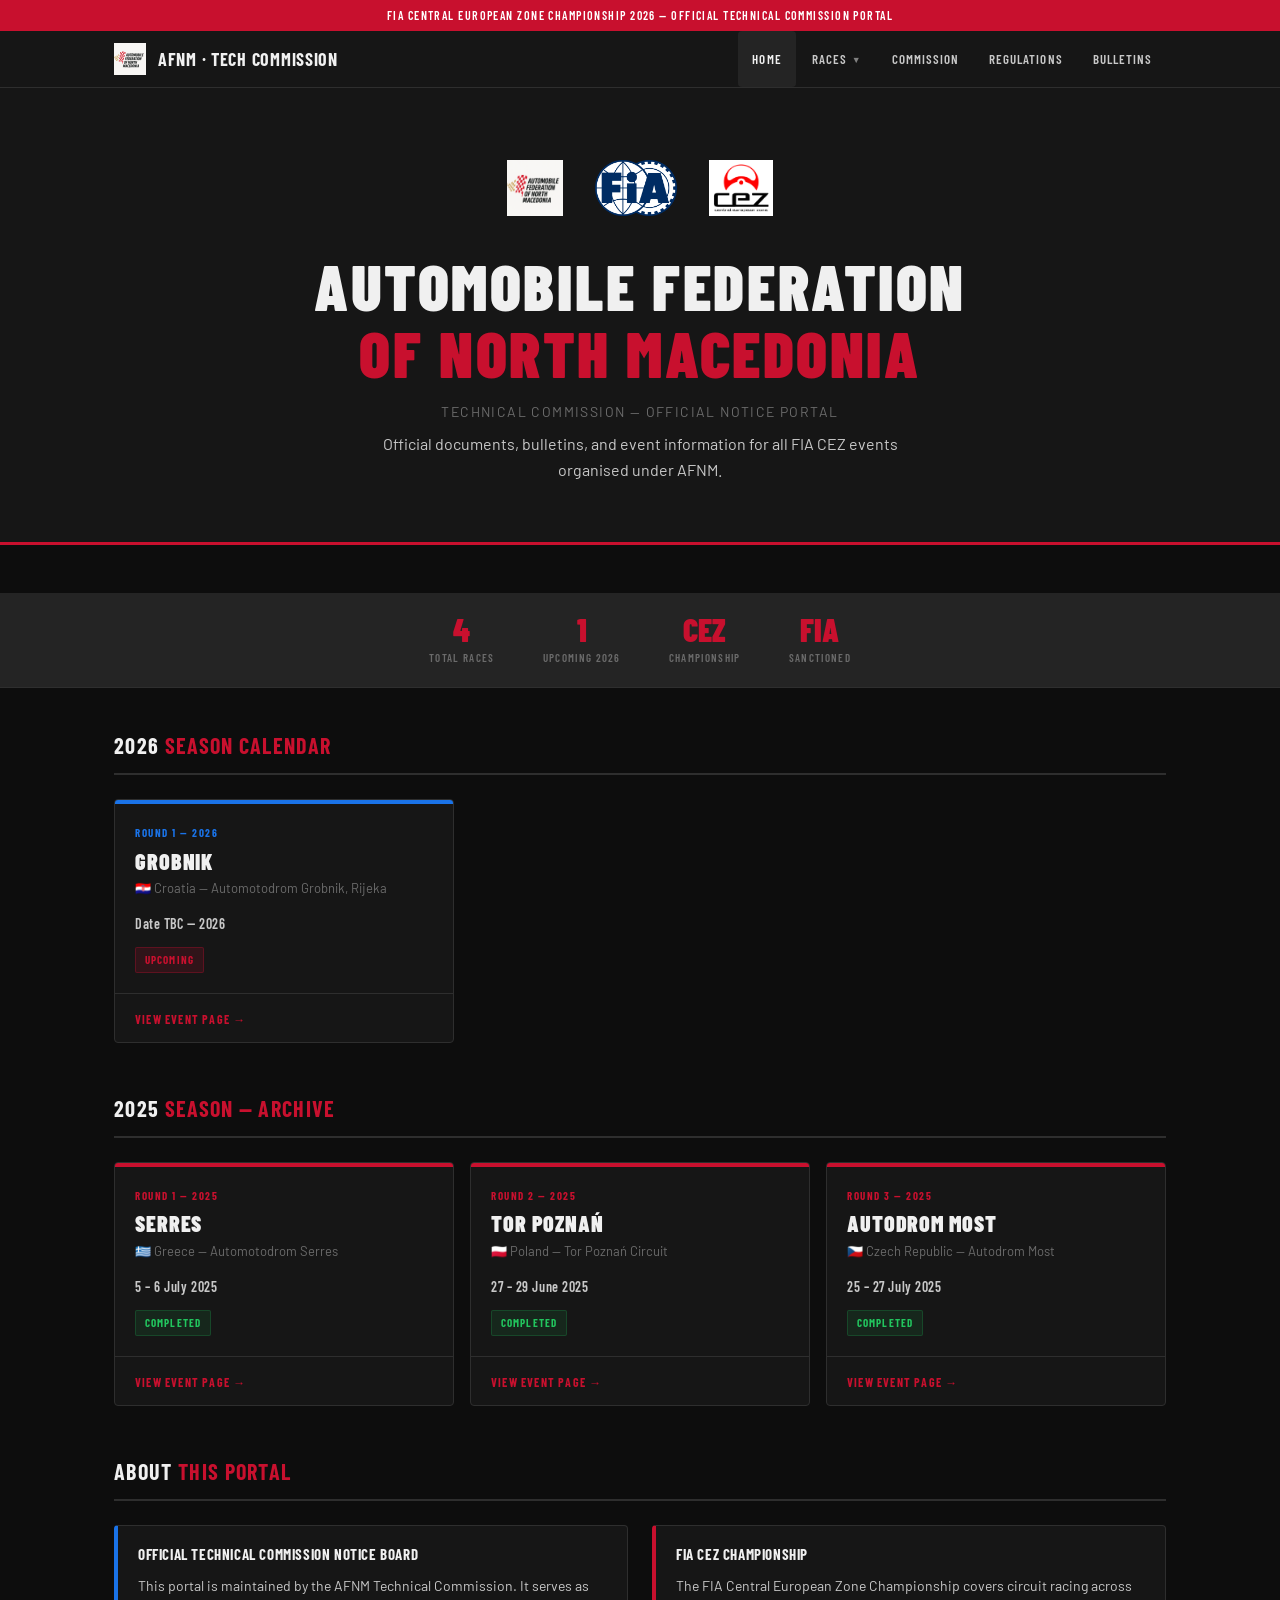
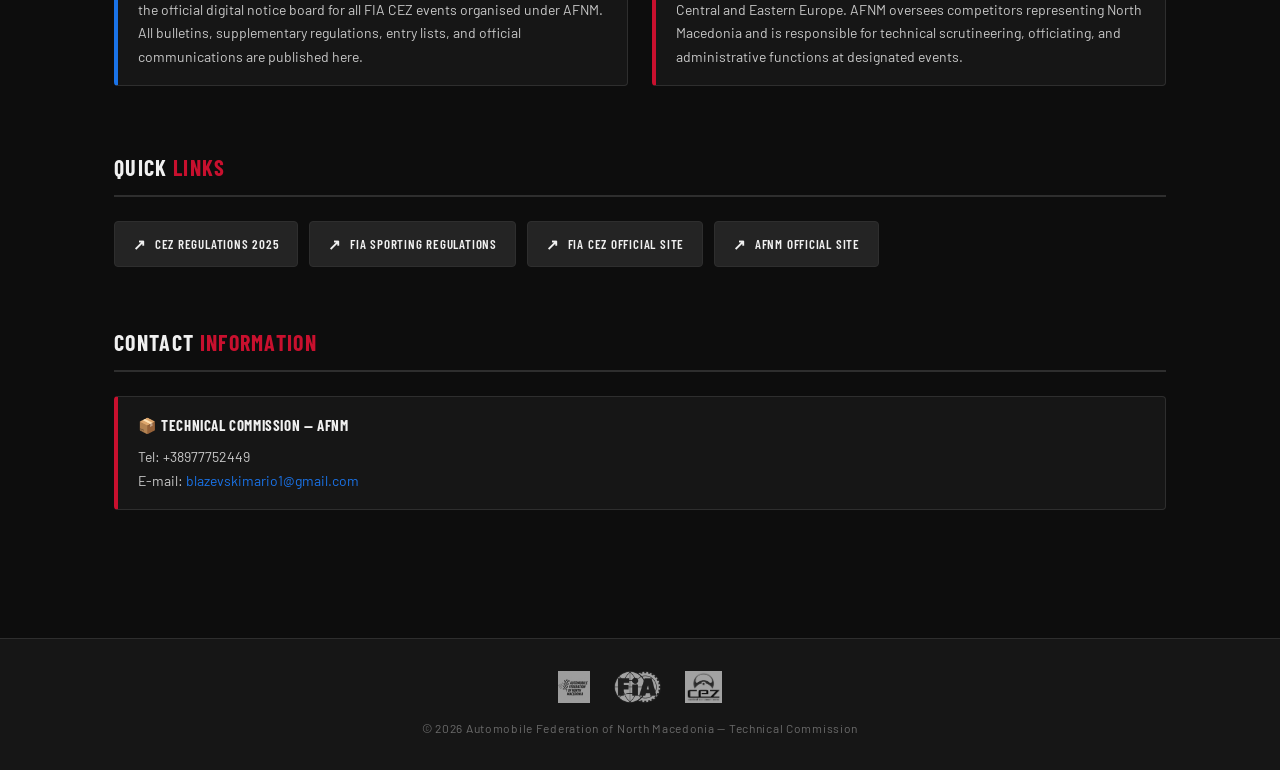
<file: index.html>
<!DOCTYPE html>
<html lang="en">
<head>
  <meta charset="UTF-8" />
  <meta name="viewport" content="width=device-width, initial-scale=1.0" />
  <title>AFNM Technical Commission — FIA CEZ</title>
  <link rel="stylesheet" href="style.css" />
</head>
<body>

<div class="topbar">
  FIA Central European Zone Championship 2026 — Official Technical Commission Portal
</div>

<nav class="site-nav">
  <div class="nav-inner">
    <a class="nav-brand" href="index.html">
      <img src="ea48b0a3-b8c0-467f-838e-23affb25fd13.png" alt="AFNM" />
      AFNM · Tech Commission
    </a>
    <div class="nav-links">
      <a href="index.html" class="active">Home</a>

      <div class="nav-dropdown">
        <button class="nav-dropbtn">Races <span class="arrow">▼</span></button>
        <div class="nav-dropdown-content">
          <div class="drop-label">2026 Season</div>
          <a href="grobnik.html">🇭🇷 Grobnik, Croatia</a>
          <div class="drop-divider"></div>
          <div class="drop-label">2025 Season</div>
          <a href="serres.html">🇬🇷 Serres, Greece</a>
          <a href="torpoznan.html">🇵🇱 Tor Poznań, Poland</a>
          <a href="most.html">🇨🇿 Autodrom Most, Czech Republic</a>
        </div>
      </div>

      <a href="commission.html">Commission</a>
      <a href="regulations.html">Regulations</a>
      <a href="bulletins.html">Bulletins</a>
    </div>
  </div>
</nav>

<!-- Hero -->
<section class="hero">
  <div class="logos">
    <img src="ea48b0a3-b8c0-467f-838e-23affb25fd13.png" alt="AFNM Logo" />
    <img src="fia_wordmakr.png" alt="FIA Logo" />
    <img src="Central_European_Zone_logo.jpg" alt="CEZ Logo" />
  </div>
  <h1>Automobile Federation<br/><span>of North Macedonia</span></h1>
  <p class="subtitle">Technical Commission &mdash; Official Notice Portal</p>
  <p class="tagline">Official documents, bulletins, and event information for all FIA CEZ events organised under AFNM.</p>
</section>

<!-- Stats bar -->
<div class="stats-bar">
  <div class="stats-inner">
    <div class="stat"><div class="num">4</div><div class="label">Total Races</div></div>
    <div class="stat"><div class="num">1</div><div class="label">Upcoming 2026</div></div>
    <div class="stat"><div class="num">CEZ</div><div class="label">Championship</div></div>
    <div class="stat"><div class="num">FIA</div><div class="label">Sanctioned</div></div>
  </div>
</div>

<!-- Main -->
<main class="page-main">

  <section>
    <h2 class="section-title">2026 <span class="accent">Season Calendar</span></h2>
    <div class="races-grid">

      <div class="race-card">
        <div class="card-band blue"></div>
        <div class="card-body">
          <div class="card-round blue">Round 1 — 2026</div>
          <h3>Grobnik</h3>
          <div class="card-country">🇭🇷 Croatia — Automotodrom Grobnik, Rijeka</div>
          <div class="card-date">Date TBC — 2026</div>
          <span class="card-status upcoming">Upcoming</span>
        </div>
        <div class="card-footer"><a href="grobnik.html">View Event Page →</a></div>
      </div>

    </div>
  </section>

  <section>
    <h2 class="section-title">2025 <span class="accent">Season — Archive</span></h2>
    <div class="races-grid">

      <div class="race-card">
        <div class="card-band"></div>
        <div class="card-body">
          <div class="card-round">Round 1 — 2025</div>
          <h3>Serres</h3>
          <div class="card-country">🇬🇷 Greece — Automotodrom Serres</div>
          <div class="card-date">5 – 6 July 2025</div>
          <span class="card-status completed">Completed</span>
        </div>
        <div class="card-footer"><a href="serres.html">View Event Page →</a></div>
      </div>

      <div class="race-card">
        <div class="card-band"></div>
        <div class="card-body">
          <div class="card-round">Round 2 — 2025</div>
          <h3>Tor Poznań</h3>
          <div class="card-country">🇵🇱 Poland — Tor Poznań Circuit</div>
          <div class="card-date">27 – 29 June 2025</div>
          <span class="card-status completed">Completed</span>
        </div>
        <div class="card-footer"><a href="torpoznan.html">View Event Page →</a></div>
      </div>

      <div class="race-card">
        <div class="card-band"></div>
        <div class="card-body">
          <div class="card-round">Round 3 — 2025</div>
          <h3>Autodrom Most</h3>
          <div class="card-country">🇨🇿 Czech Republic — Autodrom Most</div>
          <div class="card-date">25 – 27 July 2025</div>
          <span class="card-status completed">Completed</span>
        </div>
        <div class="card-footer"><a href="most.html">View Event Page →</a></div>
      </div>

    </div>
  </section>

  <section>
    <h2 class="section-title">About <span class="accent">This Portal</span></h2>
    <div class="two-col">
      <div class="notice blue">
        <strong>Official Technical Commission Notice Board</strong>
        <p>This portal is maintained by the AFNM Technical Commission. It serves as the official digital notice board for all FIA CEZ events organised under AFNM. All bulletins, supplementary regulations, entry lists, and official communications are published here.</p>
      </div>
      <div class="notice">
        <strong>FIA CEZ Championship</strong>
        <p>The FIA Central European Zone Championship covers circuit racing across Central and Eastern Europe. AFNM oversees competitors representing North Macedonia and is responsible for technical scrutineering, officiating, and administrative functions at designated events.</p>
      </div>
    </div>
  </section>

  <section>
    <h2 class="section-title">Quick <span class="accent">Links</span></h2>
    <a class="download-link external" href="https://www.cez-motorsport.com/regulations/" target="_blank">CEZ Regulations 2025</a>
    <a class="download-link external" href="https://www.fia.com/regulation/category/110" target="_blank">FIA Sporting Regulations</a>
    <a class="download-link external" href="https://www.cez-motorsport.com/" target="_blank">FIA CEZ Official Site</a>
    <a class="download-link external" href="https://afm.com.mk" target="_blank">AFNM Official Site</a>
  </section>

  <section>
    <h2 class="section-title">Contact <span class="accent">Information</span></h2>
    <div class="notice">
      <strong>📦 Technical Commission — AFNM</strong>
      <p>Tel: +38977752449<br/>
      E-mail: <a href="mailto:blazevskimario1@gmail.com">blazevskimario1@gmail.com</a></p>
    </div>
  </section>

</main>

<footer class="site-footer">
  <div class="footer-logos">
    <img src="ea48b0a3-b8c0-467f-838e-23affb25fd13.png" alt="AFNM" />
    <img src="fia_wordmakr.png" alt="FIA" />
    <img src="Central_European_Zone_logo.jpg" alt="CEZ" />
  </div>
  <p class="footer-copy">&copy; 2026 Automobile Federation of North Macedonia — Technical Commission</p>
</footer>

</body>
</html>
</file>
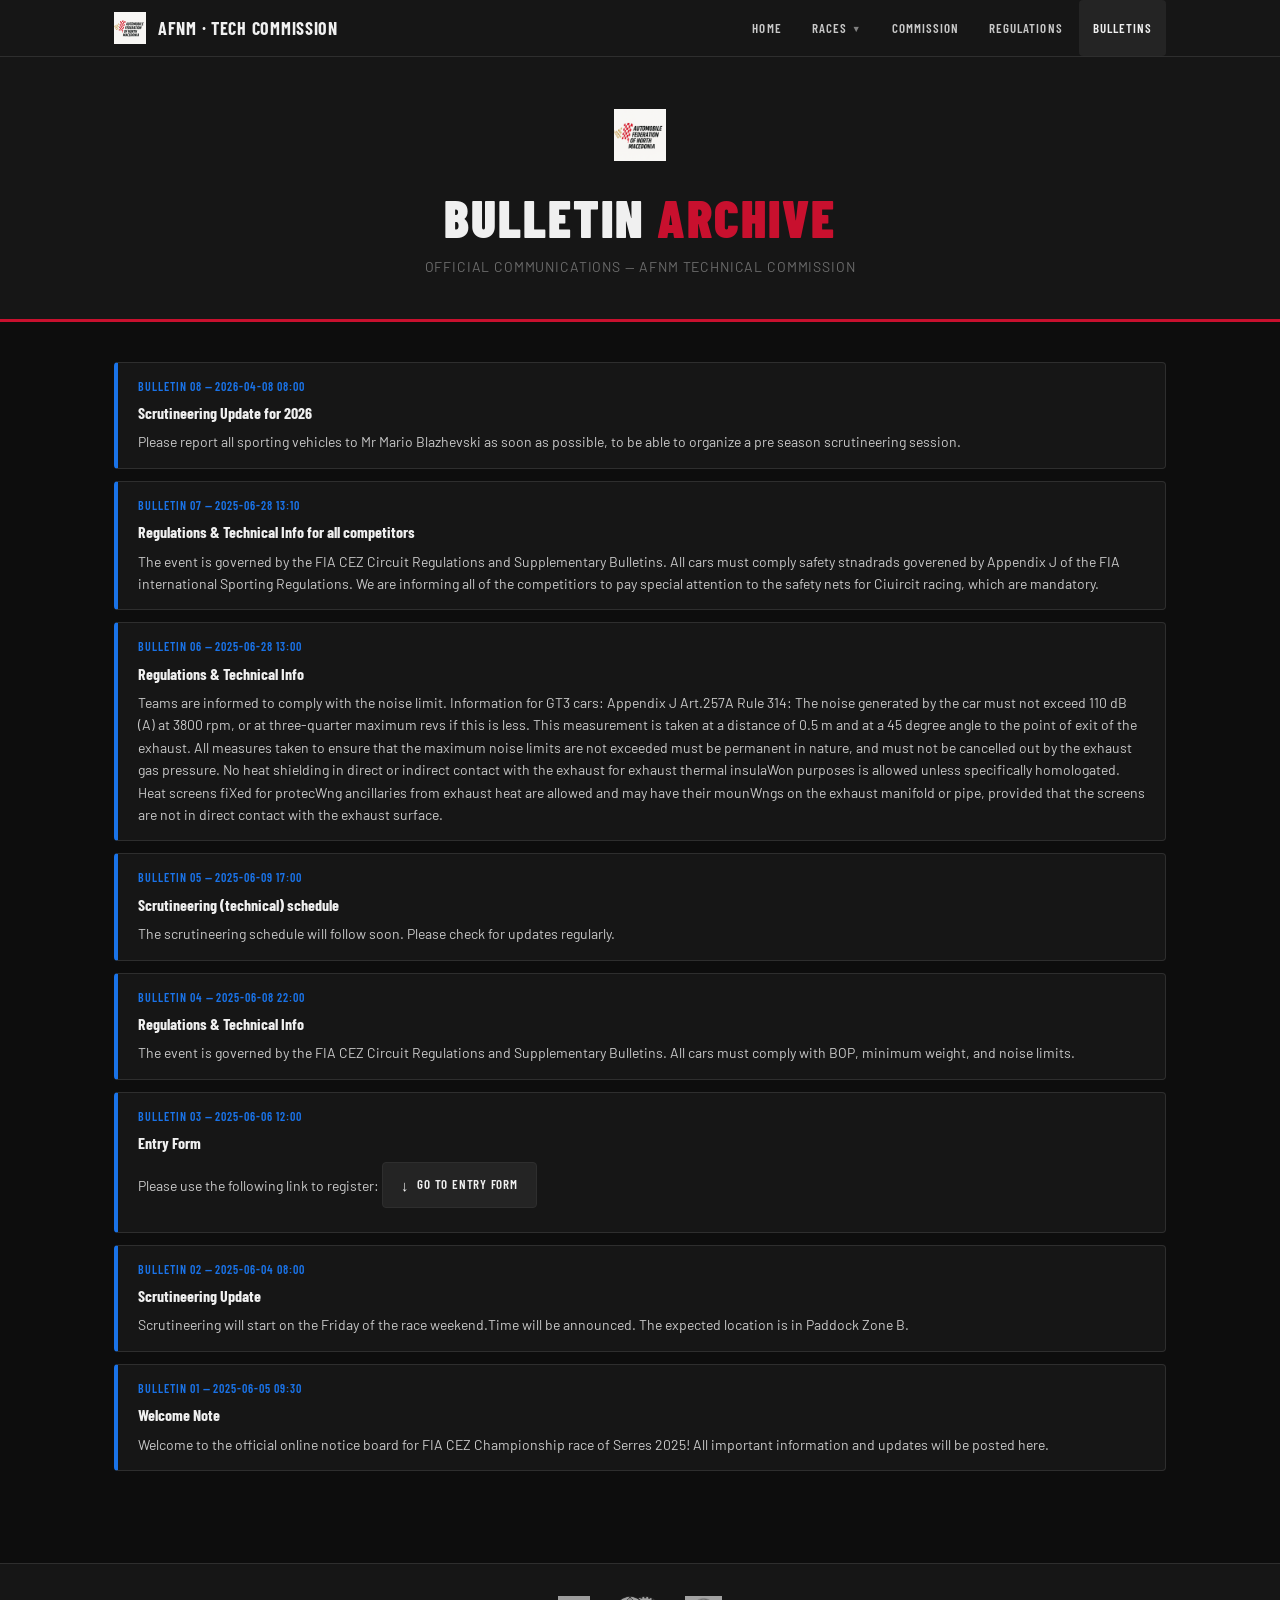
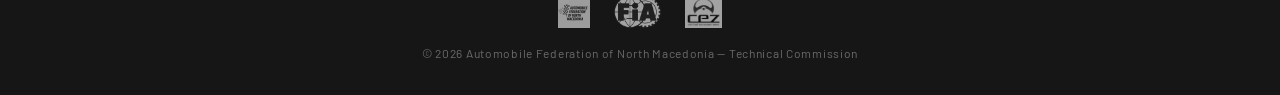
<file: bulletins.html>
<!DOCTYPE html>
<html lang="en">
<head>
  <meta charset="UTF-8" />
  <meta name="viewport" content="width=device-width, initial-scale=1.0" />
  <title>Bulletin Archive | AFNM Technical Commission</title>
  <link rel="stylesheet" href="style.css" />
</head>
<body>

<nav class="site-nav">
  <div class="nav-inner">
    <a class="nav-brand" href="index.html">
      <img src="ea48b0a3-b8c0-467f-838e-23affb25fd13.png" alt="AFNM" />
      AFNM · Tech Commission
    </a>
    <div class="nav-links">
      <a href="index.html">Home</a>
      <div class="nav-dropdown">
        <button class="nav-dropbtn">Races <span class="arrow">▼</span></button>
        <div class="nav-dropdown-content">
          <div class="drop-label">2026 Season</div>
          <a href="grobnik.html">🇭🇷 Grobnik, Croatia</a>
          <div class="drop-divider"></div>
          <div class="drop-label">2025 Season</div>
          <a href="serres.html">🇬🇷 Serres, Greece</a>
          <a href="torpoznan.html">🇵🇱 Tor Poznań, Poland</a>
          <a href="most.html">🇨🇿 Autodrom Most, Czech Republic</a>
        </div>
      </div>
      <a href="commission.html">Commission</a>
      <a href="regulations.html">Regulations</a>
      <a href="bulletins.html" class="active">Bulletins</a>
    </div>
  </div>
</nav>

<header class="page-header">
  <div class="logos">
    <img src="ea48b0a3-b8c0-467f-838e-23affb25fd13.png" alt="AFNM Logo" />
  </div>
  <h1>Bulletin <span>Archive</span></h1>
  <p>Official Communications — AFNM Technical Commission</p>
</header>

<main class="page-main">

  <div id="bulletin-archive">
    <p style="color:var(--muted);">Loading bulletins…</p>
  </div>

</main>

<footer class="site-footer">
  <div class="footer-logos">
    <img src="ea48b0a3-b8c0-467f-838e-23affb25fd13.png" alt="AFNM" />
    <img src="fia_wordmakr.png" alt="FIA" />
    <img src="Central_European_Zone_logo.jpg" alt="CEZ" />
  </div>
  <p class="footer-copy">&copy; 2026 Automobile Federation of North Macedonia — Technical Commission</p>
</footer>

<script>
  fetch('bulletins.json')
    .then(r => {
      if (!r.ok) throw new Error('HTTP ' + r.status);
      return r.json();
    })
    .then(bulletins => {
      const el = document.getElementById('bulletin-archive');
      if (!bulletins.length) {
        el.innerHTML = '<p style="color:var(--muted)">No bulletins published yet.</p>';
        return;
      }
      el.innerHTML = '';
      const total = bulletins.length;
      bulletins.slice().reverse().forEach((b, i) => {
        el.innerHTML += `
          <div class="bulletin">
            <div class="bull-meta">Bulletin ${String(total - i).padStart(2,'0')} &mdash; ${b.timestamp}</div>
            <div class="bull-title">${b.title}</div>
            <div class="bull-body">${b.content}</div>
          </div>`;
      });
    })
    .catch(err => {
      console.error(err);
      document.getElementById('bulletin-archive').innerHTML =
        '<div class="notice" style="border-left-color:var(--accent)"><strong>Could not load bulletins</strong><p>Please try refreshing the page. If the problem persists, check that bulletins.json is valid JSON.</p></div>';
    });
</script>

</body>
</html>
</file>
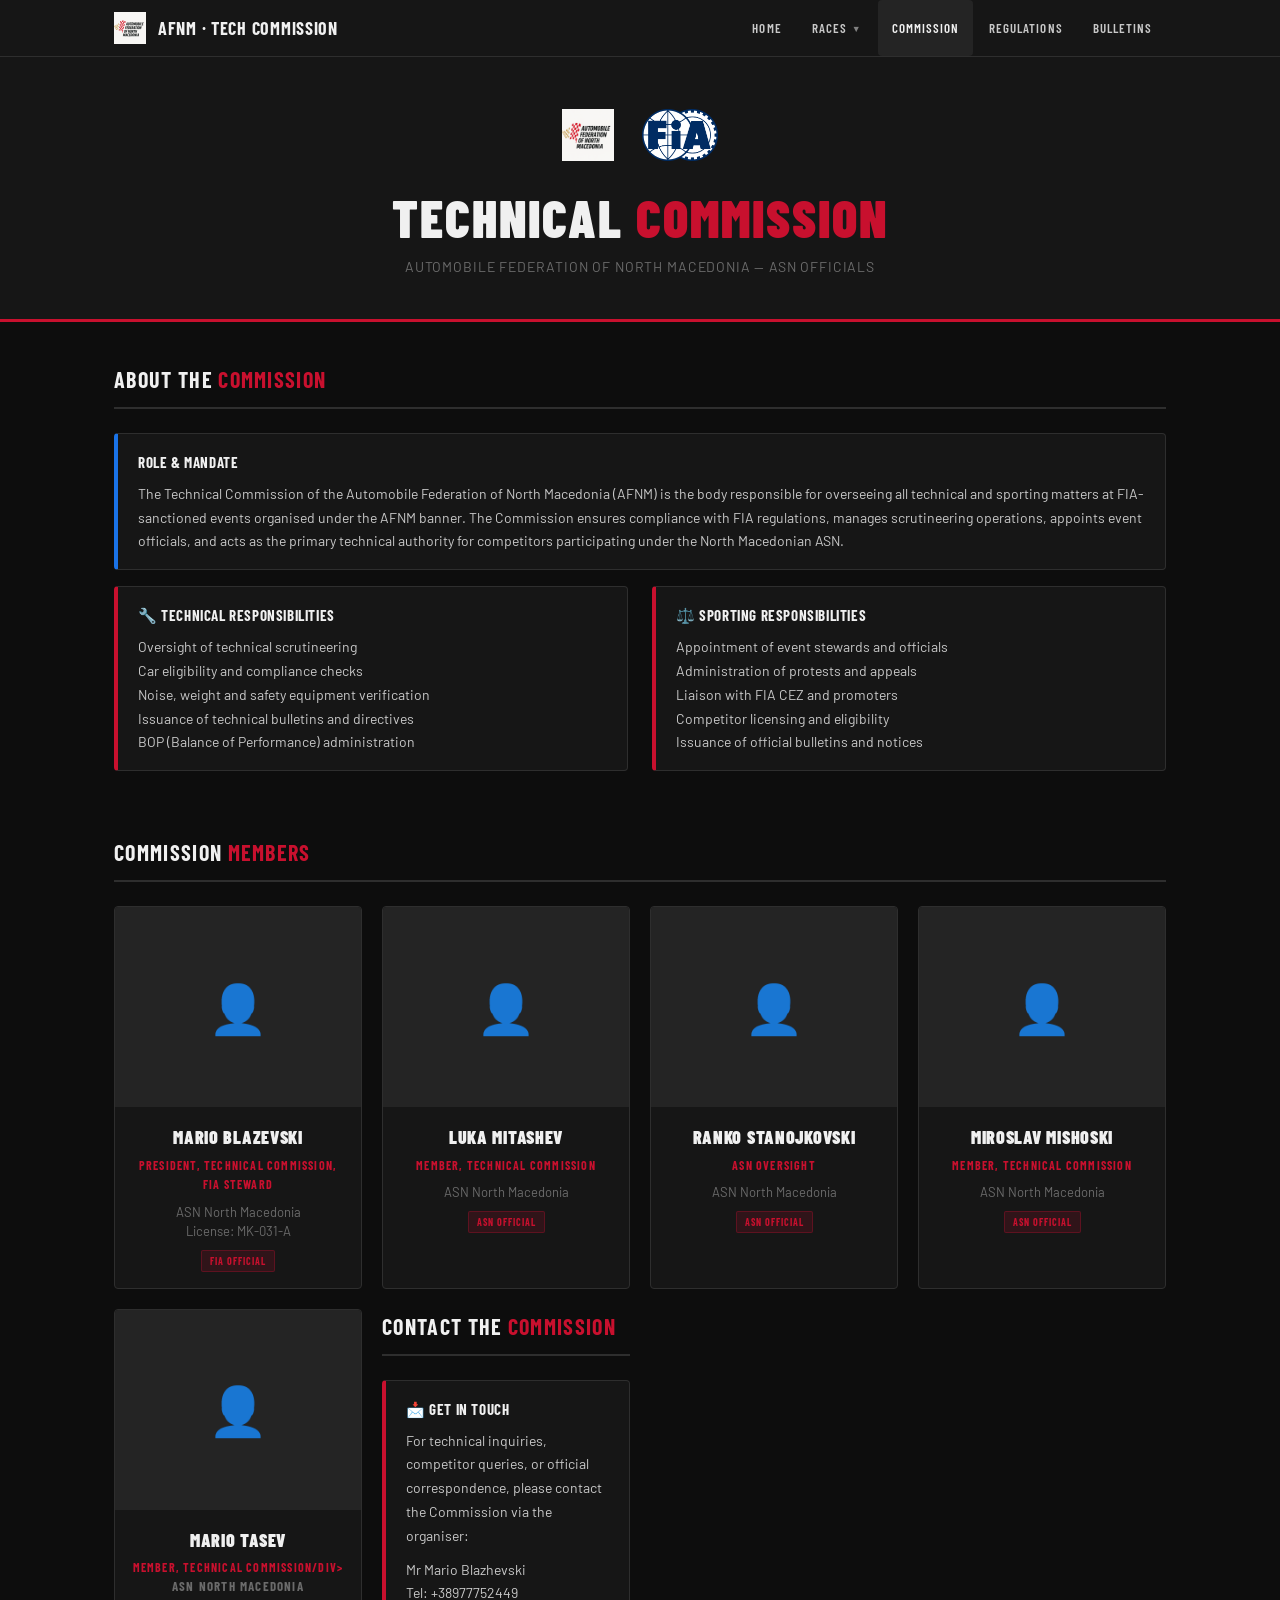
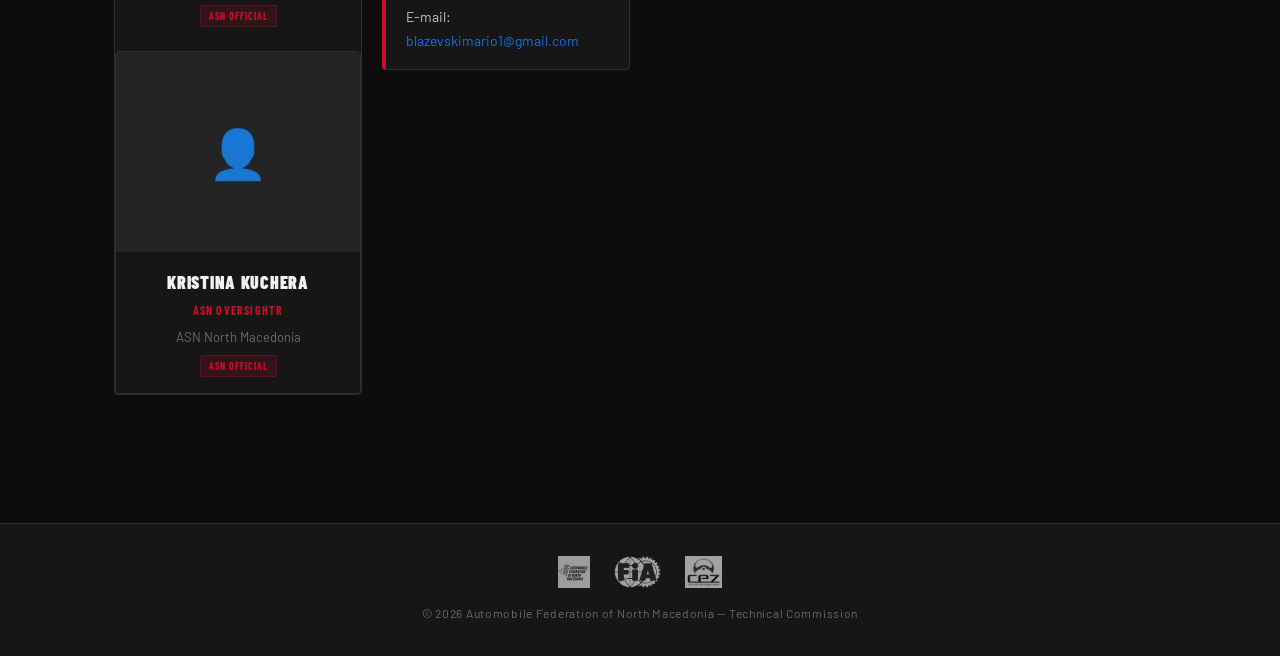
<file: commission.html>
<!DOCTYPE html>
<html lang="en">
<head>
  <meta charset="UTF-8" />
  <meta name="viewport" content="width=device-width, initial-scale=1.0" />
  <title>Technical Commission | AFNM</title>
  <link rel="stylesheet" href="style.css" />
</head>
<body>

<nav class="site-nav">
  <div class="nav-inner">
    <a class="nav-brand" href="index.html">
      <img src="ea48b0a3-b8c0-467f-838e-23affb25fd13.png" alt="AFNM" />
      AFNM · Tech Commission
    </a>
    <div class="nav-links">
      <a href="index.html">Home</a>
      <div class="nav-dropdown">
        <button class="nav-dropbtn">Races <span class="arrow">▼</span></button>
        <div class="nav-dropdown-content">
          <div class="drop-label">2026 Season</div>
          <a href="grobnik.html">🇭🇷 Grobnik, Croatia</a>
          <div class="drop-divider"></div>
          <div class="drop-label">2025 Season</div>
          <a href="serres.html">🇬🇷 Serres, Greece</a>
          <a href="torpoznan.html">🇵🇱 Tor Poznań, Poland</a>
          <a href="most.html">🇨🇿 Autodrom Most, Czech Republic</a>
        </div>
      </div>
      <a href="commission.html" class="active">Commission</a>
      <a href="regulations.html">Regulations</a>
      <a href="bulletins.html">Bulletins</a>
    </div>
  </div>
</nav>

<header class="page-header">
  <div class="logos">
    <img src="ea48b0a3-b8c0-467f-838e-23affb25fd13.png" alt="AFNM Logo" />
    <img src="fia_wordmakr.png" alt="FIA Logo" />
  </div>
  <h1>Technical <span>Commission</span></h1>
  <p>Automobile Federation of North Macedonia — ASN Officials</p>
</header>

<main class="page-main">

  <!-- About the commission -->
  <section>
    <h2 class="section-title">About the <span class="accent">Commission</span></h2>
    <div class="notice blue">
      <strong>Role &amp; Mandate</strong>
      <p>The Technical Commission of the Automobile Federation of North Macedonia (AFNM) is the body responsible for overseeing all technical and sporting matters at FIA-sanctioned events organised under the AFNM banner. The Commission ensures compliance with FIA regulations, manages scrutineering operations, appoints event officials, and acts as the primary technical authority for competitors participating under the North Macedonian ASN.</p>
    </div>
    <div class="two-col">
      <div class="notice">
        <strong>🔧 Technical Responsibilities</strong>
        <p>
          Oversight of technical scrutineering<br/>
          Car eligibility and compliance checks<br/>
          Noise, weight and safety equipment verification<br/>
          Issuance of technical bulletins and directives<br/>
          BOP (Balance of Performance) administration
        </p>
      </div>
      <div class="notice">
        <strong>⚖️ Sporting Responsibilities</strong>
        <p>
          Appointment of event stewards and officials<br/>
          Administration of protests and appeals<br/>
          Liaison with FIA CEZ and promoters<br/>
          Competitor licensing and eligibility<br/>
          Issuance of official bulletins and notices
        </p>
      </div>
    </div>
  </section>

  <!-- Commission members -->
  <section>
    <h2 class="section-title">Commission <span class="accent">Members</span></h2>
    <div class="members-grid">

      <div class="member-card">
        <div class="member-photo-placeholder">👤</div>
        <div class="member-info">
          <div class="member-name">Mario Blazevski</div>
          <div class="member-role">President, Technical Commission, FIA Steward</div>
          <div class="member-detail">ASN North Macedonia<br/>License: MK-031-A</div>
          <span class="member-badge">FIA Official</span>
        </div>
      </div>

      <div class="member-card">
        <div class="member-photo-placeholder">👤</div>
        <div class="member-info">
          <div class="member-name">Luka Mitashev</div>
          <div class="member-role">Member, Technical Commission</div>
          <div class="member-detail">ASN North Macedonia</div>
          <span class="member-badge">ASN Official</span>
        </div>
      </div>

      <div class="member-card">
        <div class="member-photo-placeholder">👤</div>
        <div class="member-info">
          <div class="member-name">Ranko Stanojkovski</div>
          <div class="member-role">ASN Oversight</div>
          <div class="member-detail">ASN North Macedonia</div>
          <span class="member-badge">ASN Official</span>
        </div>
      </div>

      <div class="member-card">
        <div class="member-photo-placeholder">👤</div>
        <div class="member-info">
          <div class="member-name">Miroslav Mishoski</div>
          <div class="member-role">Member, Technical Commission</div>
          <div class="member-detail">ASN North Macedonia</div>
          <span class="member-badge">ASN Official</span>
        </div>
      </div>

      <div class="member-card">
        <div class="member-photo-placeholder">👤</div>
        <div class="member-info">
          <div class="member-name">Mario Tasev</div>
          <div class="member-role">Member, Technical Commission/div>
          <div class="member-detail">ASN North Macedonia</div>
          <span class="member-badge">ASN Official</span>
        </div>
      </div>

      <div class="member-card">
        <div class="member-photo-placeholder">👤</div>
        <div class="member-info">
          <div class="member-name">Kristina Kuchera</div>
          <div class="member-role">ASN Oversightr</div>
          <div class="member-detail">ASN North Macedonia</div>
          <span class="member-badge">ASN Official</span>
        </div>
      </div>

    </div>


  <!-- Contact -->
  <section>
    <h2 class="section-title">Contact the <span class="accent">Commission</span></h2>
    <div class="notice">
      <strong>📩 Get in Touch</strong>
      <p>For technical inquiries, competitor queries, or official correspondence, please contact the Commission via the organiser:</p>
      <p style="margin-top: 10px;">
        Mr Mario Blazhevski<br/>
        Tel: +38977752449<br/>
        E-mail: <a href="mailto:blazevskimario1@gmail.com">blazevskimario1@gmail.com</a>
      </p>
    </div>
  </section>

</main>

<footer class="site-footer">
  <div class="footer-logos">
    <img src="ea48b0a3-b8c0-467f-838e-23affb25fd13.png" alt="AFNM" />
    <img src="fia_wordmakr.png" alt="FIA" />
    <img src="Central_European_Zone_logo.jpg" alt="CEZ" />
  </div>
  <p class="footer-copy">&copy; 2026 Automobile Federation of North Macedonia — Technical Commission</p>
</footer>

</body>
</html>
</file>
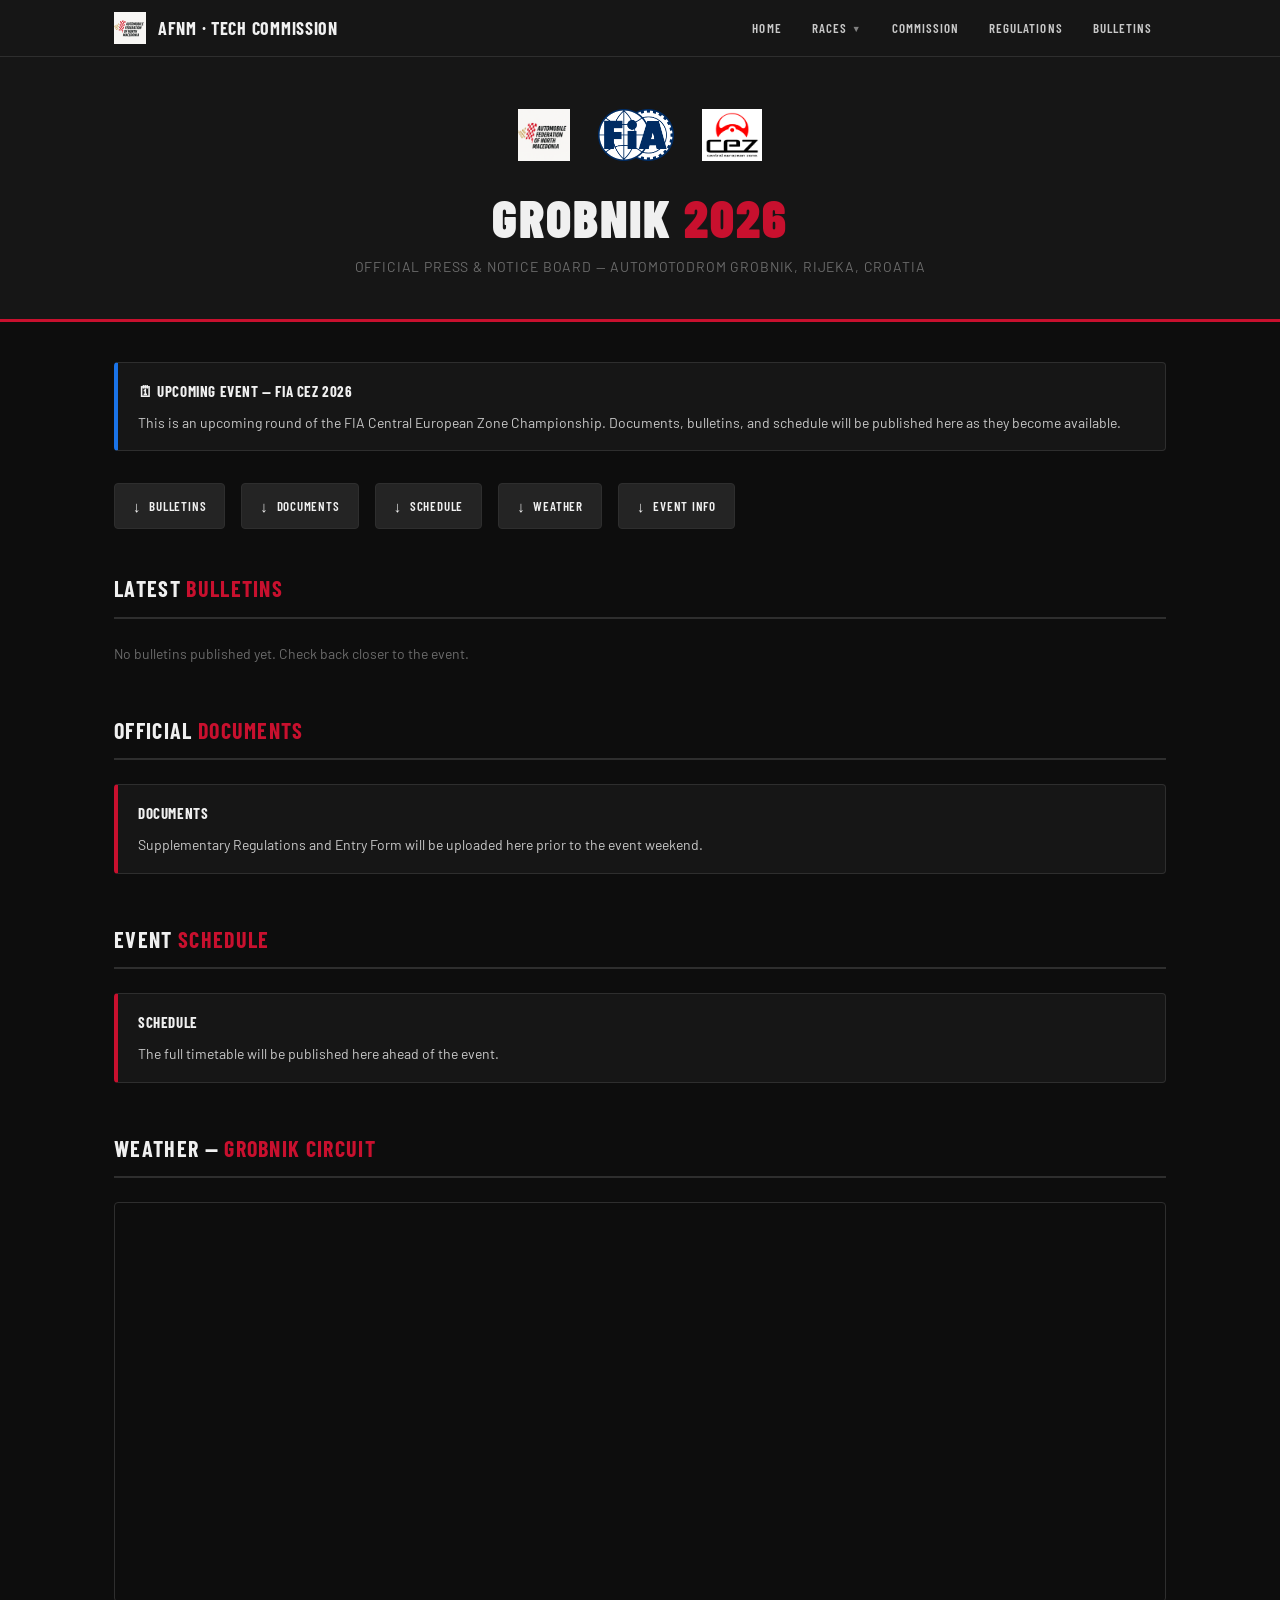
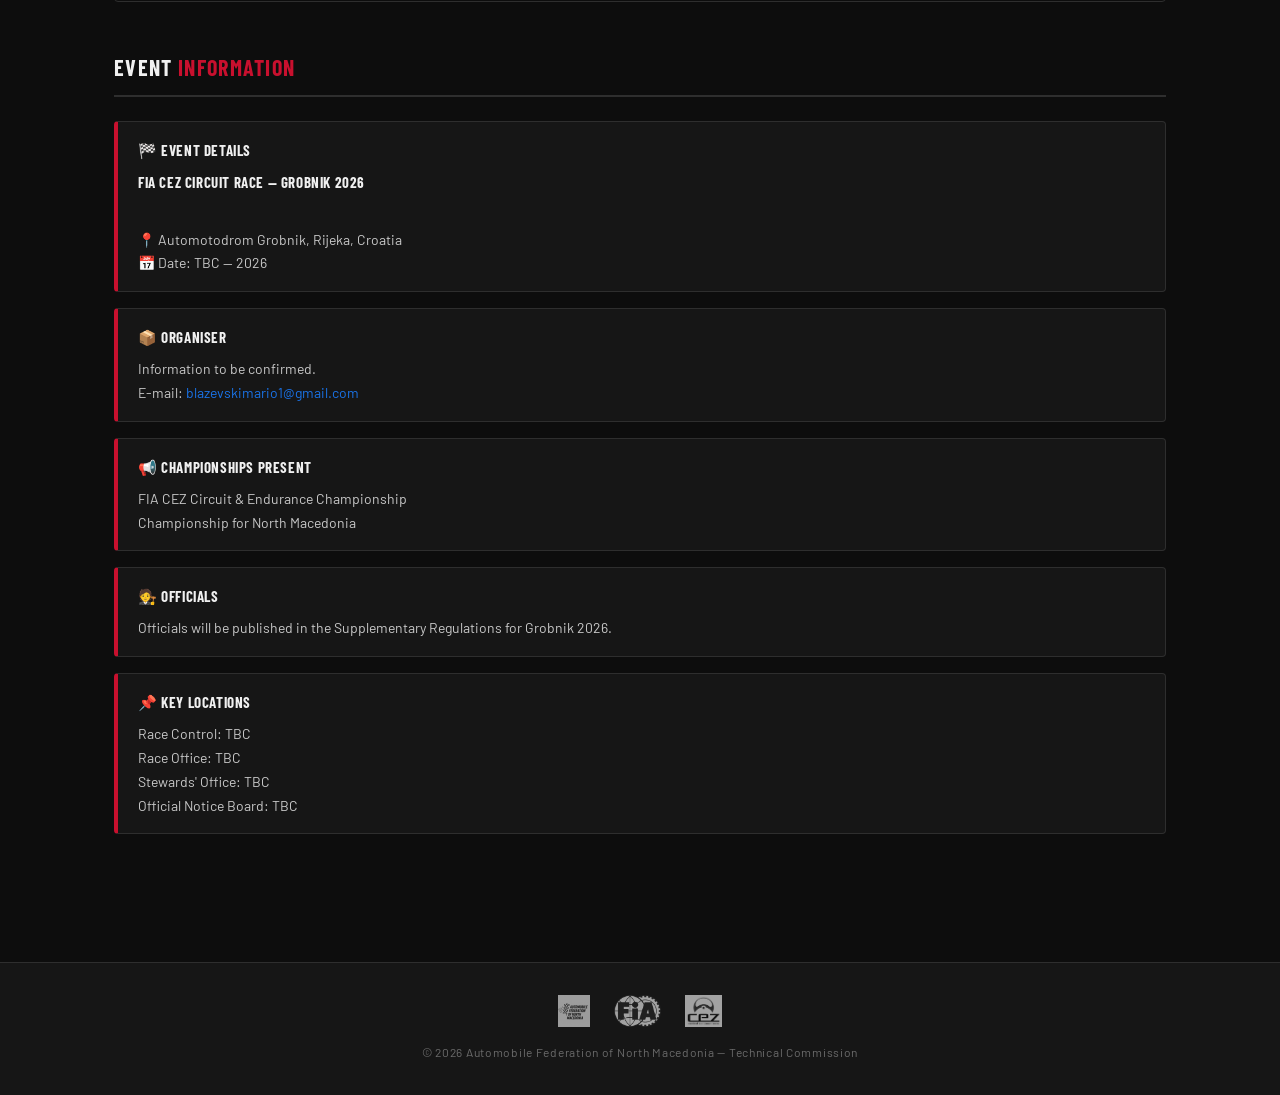
<file: grobnik.html>
<!DOCTYPE html>
<html lang="en">
<head>
  <meta charset="UTF-8" />
  <meta name="viewport" content="width=device-width, initial-scale=1.0" />
  <title>Grobnik 2026 — Official Notice Board | AFNM</title>
  <link rel="stylesheet" href="style.css" />
</head>
<body>

<nav class="site-nav">
  <div class="nav-inner">
    <a class="nav-brand" href="index.html">
      <img src="ea48b0a3-b8c0-467f-838e-23affb25fd13.png" alt="AFNM" />
      AFNM · Tech Commission
    </a>
    <div class="nav-links">
      <a href="index.html">Home</a>
      <div class="nav-dropdown">
        <button class="nav-dropbtn">Races <span class="arrow">▼</span></button>
        <div class="nav-dropdown-content">
          <div class="drop-label">2026 Season</div>
          <a href="grobnik.html">🇭🇷 Grobnik, Croatia</a>
          <div class="drop-divider"></div>
          <div class="drop-label">2025 Season</div>
          <a href="serres.html">🇬🇷 Serres, Greece</a>
          <a href="torpoznan.html">🇵🇱 Tor Poznań, Poland</a>
          <a href="most.html">🇨🇿 Autodrom Most, Czech Republic</a>
        </div>
      </div>
      <a href="commission.html">Commission</a>
      <a href="regulations.html">Regulations</a>
      <a href="bulletins.html">Bulletins</a>
    </div>
  </div>
</nav>

<header class="page-header">
  <div class="logos">
    <img src="ea48b0a3-b8c0-467f-838e-23affb25fd13.png" alt="AFNM Logo" />
    <img src="fia_wordmakr.png" alt="FIA Logo" />
    <img src="Central_European_Zone_logo.jpg" alt="CEZ Logo" />
  </div>
  <h1>Grobnik <span>2026</span></h1>
  <p>Official Press &amp; Notice Board — Automotodrom Grobnik, Rijeka, Croatia</p>
</header>

<main class="page-main">

  <div class="notice blue" style="margin-bottom: 32px;">
    <strong>🗓 Upcoming Event — FIA CEZ 2026</strong>
    <p>This is an upcoming round of the FIA Central European Zone Championship. Documents, bulletins, and schedule will be published here as they become available.</p>
  </div>

  <nav style="margin-bottom: 32px; display: flex; gap: 8px; flex-wrap: wrap;">
    <a class="download-link" href="#notices" style="background:var(--mid);">Bulletins</a>
    <a class="download-link" href="#documents" style="background:var(--mid);">Documents</a>
    <a class="download-link" href="#schedule" style="background:var(--mid);">Schedule</a>
    <a class="download-link" href="#weather" style="background:var(--mid);">Weather</a>
    <a class="download-link" href="#info" style="background:var(--mid);">Event Info</a>
  </nav>

  <section id="notices">
    <h2 class="section-title">Latest <span class="accent">Bulletins</span></h2>
    <p style="color:var(--muted); font-size:14px;">No bulletins published yet. Check back closer to the event.</p>
  </section>

  <section id="documents">
    <h2 class="section-title">Official <span class="accent">Documents</span></h2>
    <div class="notice">
      <strong>Documents</strong>
      <p>Supplementary Regulations and Entry Form will be uploaded here prior to the event weekend.</p>
    </div>
  </section>

  <section id="schedule">
    <h2 class="section-title">Event <span class="accent">Schedule</span></h2>
    <div class="notice">
      <strong>Schedule</strong>
      <p>The full timetable will be published here ahead of the event.</p>
    </div>
  </section>

  <section id="weather">
    <h2 class="section-title">Weather — <span class="accent">Grobnik Circuit</span></h2>
    <div class="weather-embed">
      <iframe src="https://embed.windy.com/embed2.html?lat=45.373&lon=14.519&detailLat=45.373&detailLon=14.519&width=650&height=450&zoom=10&level=surface&overlay=wind&menu=&message=true&marker=true&calendar=12&pressure=true&type=map&location=coordinates&detail=&metricWind=default&metricTemp=default&radarRange=-1"></iframe>
    </div>
  </section>

  <section id="info">
    <h2 class="section-title">Event <span class="accent">Information</span></h2>
    <div class="notice">
      <strong>🏁 Event Details</strong>
      <p><strong>FIA CEZ Circuit Race — Grobnik 2026</strong><br/>
      📍 Automotodrom Grobnik, Rijeka, Croatia<br/>
      📅 Date: TBC — 2026</p>
    </div>
    <div class="notice">
      <strong>📦 Organiser</strong>
      <p>Information to be confirmed.<br/>E-mail: <a href="mailto:blazevskimario1@gmail.com">blazevskimario1@gmail.com</a></p>
    </div>
    <div class="notice">
      <strong>📢 Championships Present</strong>
      <p>FIA CEZ Circuit &amp; Endurance Championship<br/>Championship for North Macedonia</p>
    </div>
    <div class="notice">
      <strong>🧑‍⚖️ Officials</strong>
      <p>Officials will be published in the Supplementary Regulations for Grobnik 2026.</p>
    </div>
    <div class="notice">
      <strong>📌 Key Locations</strong>
      <p>Race Control: TBC<br/>Race Office: TBC<br/>Stewards' Office: TBC<br/>Official Notice Board: TBC</p>
    </div>
  </section>

</main>

<footer class="site-footer">
  <div class="footer-logos">
    <img src="ea48b0a3-b8c0-467f-838e-23affb25fd13.png" alt="AFNM" />
    <img src="fia_wordmakr.png" alt="FIA" />
    <img src="Central_European_Zone_logo.jpg" alt="CEZ" />
  </div>
  <p class="footer-copy">&copy; 2026 Automobile Federation of North Macedonia — Technical Commission</p>
</footer>

</body>
</html>
</file>
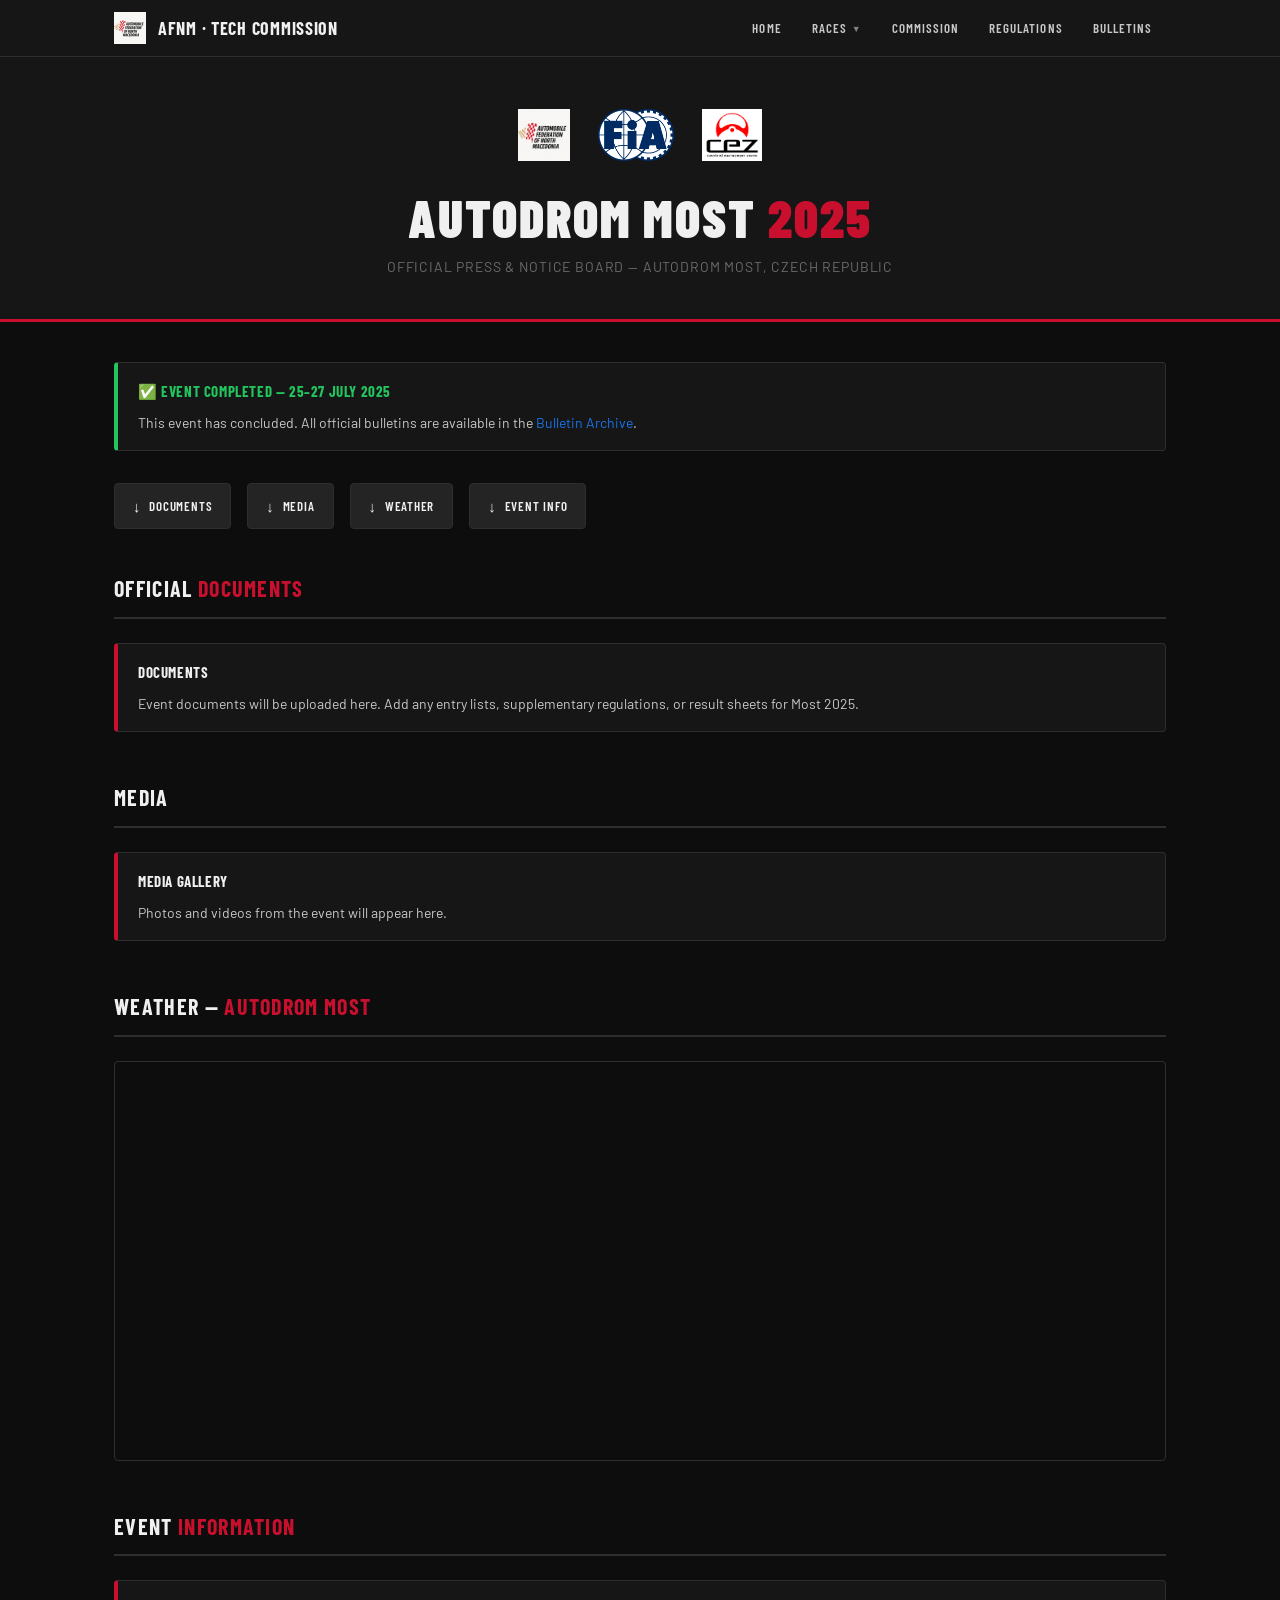
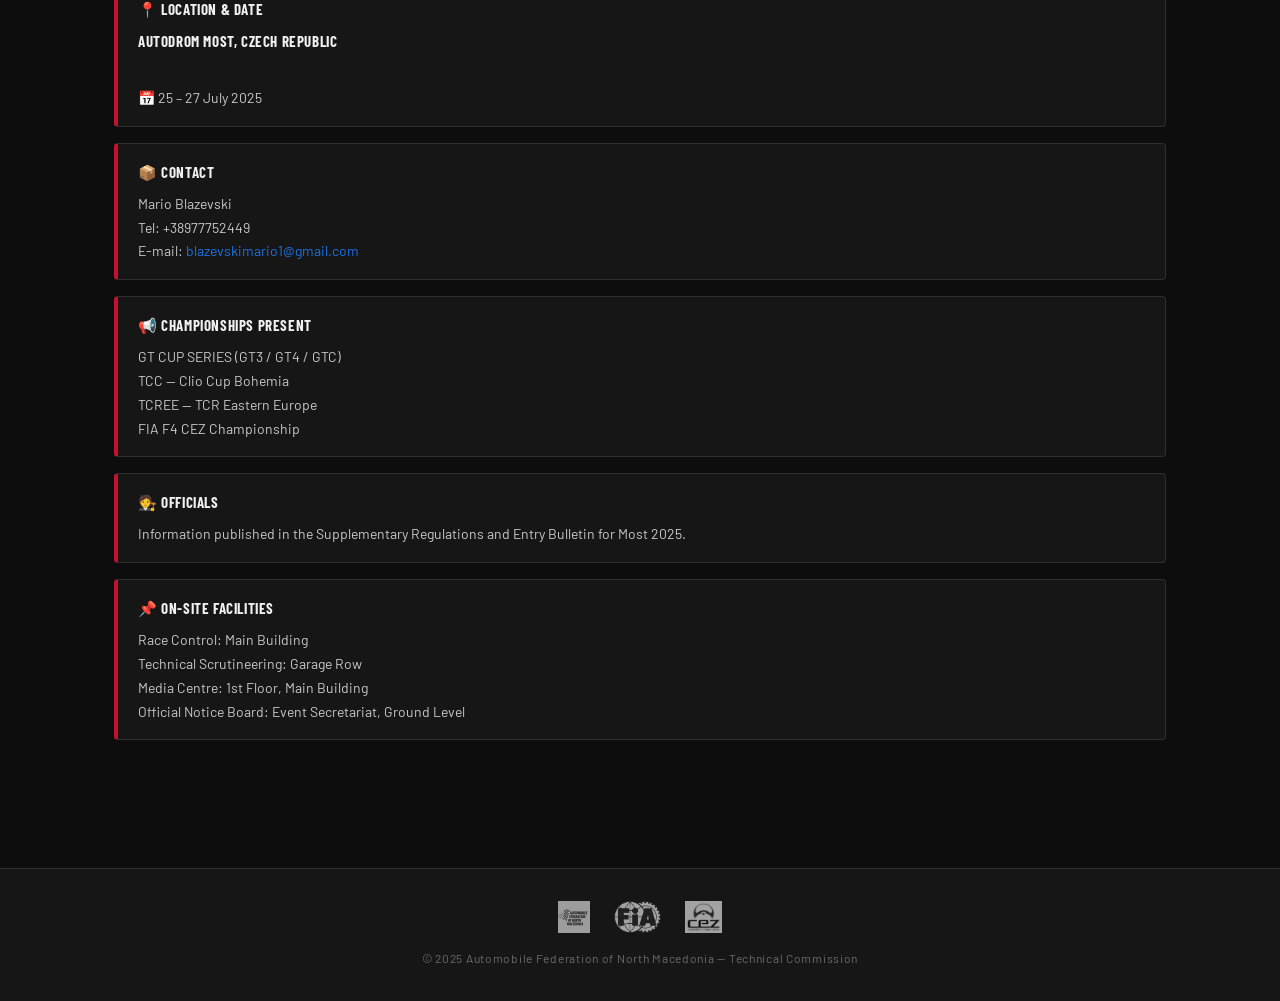
<file: most.html>
<!DOCTYPE html>
<html lang="en">
<head>
  <meta charset="UTF-8" />
  <meta name="viewport" content="width=device-width, initial-scale=1.0" />
  <title>Autodrom Most 2025 — Official Notice Board | AFNM</title>
  <link rel="stylesheet" href="style.css" />
</head>
<body>

<nav class="site-nav">
  <div class="nav-inner">
    <a class="nav-brand" href="index.html">
      <img src="ea48b0a3-b8c0-467f-838e-23affb25fd13.png" alt="AFNM" />
      AFNM · Tech Commission
    </a>
    <div class="nav-links">
      <a href="index.html">Home</a>
      <div class="nav-dropdown">
        <button class="nav-dropbtn">Races <span class="arrow">▼</span></button>
        <div class="nav-dropdown-content">
          <div class="drop-label">2026 Season</div>
          <a href="grobnik.html">🇭🇷 Grobnik, Croatia</a>
          <div class="drop-divider"></div>
          <div class="drop-label">2025 Season</div>
          <a href="serres.html">🇬🇷 Serres, Greece</a>
          <a href="torpoznan.html">🇵🇱 Tor Poznań, Poland</a>
          <a href="most.html">🇨🇿 Autodrom Most, Czech Republic</a>
        </div>
      </div>
      <a href="commission.html">Commission</a>
      <a href="regulations.html">Regulations</a>
      <a href="bulletins.html">Bulletins</a>
    </div>
  </div>
</nav>

<header class="page-header">
  <div class="logos">
    <img src="ea48b0a3-b8c0-467f-838e-23affb25fd13.png" alt="AFNM Logo" />
    <img src="fia_wordmakr.png" alt="FIA Logo" />
    <img src="Central_European_Zone_logo.jpg" alt="CEZ Logo" />
  </div>
  <h1>Autodrom Most <span>2025</span></h1>
  <p>Official Press &amp; Notice Board — Autodrom Most, Czech Republic</p>
</header>

<main class="page-main">

  <div class="notice green" style="margin-bottom: 32px;">
    <strong>✅ Event Completed — 25–27 July 2025</strong>
    <p>This event has concluded. All official bulletins are available in the <a href="bulletins.html">Bulletin Archive</a>.</p>
  </div>

  <nav style="margin-bottom: 32px; display: flex; gap: 8px; flex-wrap: wrap;">
    <a class="download-link" href="#documents" style="background:var(--mid);">Documents</a>
    <a class="download-link" href="#media" style="background:var(--mid);">Media</a>
    <a class="download-link" href="#weather" style="background:var(--mid);">Weather</a>
    <a class="download-link" href="#info" style="background:var(--mid);">Event Info</a>
  </nav>

  <section id="documents">
    <h2 class="section-title">Official <span class="accent">Documents</span></h2>
    <div class="notice">
      <strong>Documents</strong>
      <p>Event documents will be uploaded here. Add any entry lists, supplementary regulations, or result sheets for Most 2025.</p>
    </div>
    <!-- Uncomment and update filenames when documents are available:
    <a class="download-link" href="SupReg-Most-2025.pdf" target="_blank">Supplementary Regulation</a>
    <a class="download-link" href="Entrylist-Most-2025.xlsx" download>Entry List</a>
    -->
  </section>

  <section id="media">
    <h2 class="section-title">Media</h2>
    <div class="notice">
      <strong>Media Gallery</strong>
      <p>Photos and videos from the event will appear here.</p>
    </div>
    <!-- Uncomment when poster is available:
    <img src="most-poster.jpg" alt="Autodrom Most 2025 Event Poster" style="width:100%; max-width:660px; border-radius:4px; border:1px solid var(--border);" />
    -->
  </section>

  <section id="weather">
    <h2 class="section-title">Weather — <span class="accent">Autodrom Most</span></h2>
    <div class="weather-embed">
      <iframe src="https://embed.windy.com/embed2.html?lat=50.516&lon=13.614&detailLat=50.516&detailLon=13.614&width=650&height=450&zoom=10&level=surface&overlay=wind&menu=&message=true&marker=true&calendar=12&pressure=true&type=map&location=coordinates&detail=&metricWind=default&metricTemp=default&radarRange=-1"></iframe>
    </div>
  </section>

  <section id="info">
    <h2 class="section-title">Event <span class="accent">Information</span></h2>
    <div class="notice">
      <strong>📍 Location &amp; Date</strong>
      <p><strong>Autodrom Most, Czech Republic</strong><br/>📅 25 – 27 July 2025</p>
    </div>
    <div class="notice">
      <strong>📦 Contact</strong>
      <p>Mario Blazevski<br/>Tel: +38977752449<br/>E-mail: <a href="mailto:blazevskimario1@gmail.com">blazevskimario1@gmail.com</a></p>
    </div>
    <div class="notice">
      <strong>📢 Championships Present</strong>
      <p>GT CUP SERIES (GT3 / GT4 / GTC)<br/>TCC — Clio Cup Bohemia<br/>TCREE — TCR Eastern Europe<br/>FIA F4 CEZ Championship</p>
    </div>
    <div class="notice">
      <strong>🧑‍⚖️ Officials</strong>
      <p>Information published in the Supplementary Regulations and Entry Bulletin for Most 2025.</p>
    </div>
    <div class="notice">
      <strong>📌 On-Site Facilities</strong>
      <p>Race Control: Main Building<br/>Technical Scrutineering: Garage Row<br/>Media Centre: 1st Floor, Main Building<br/>Official Notice Board: Event Secretariat, Ground Level</p>
    </div>
  </section>

</main>

<footer class="site-footer">
  <div class="footer-logos">
    <img src="ea48b0a3-b8c0-467f-838e-23affb25fd13.png" alt="AFNM" />
    <img src="fia_wordmakr.png" alt="FIA" />
    <img src="Central_European_Zone_logo.jpg" alt="CEZ" />
  </div>
  <p class="footer-copy">&copy; 2025 Automobile Federation of North Macedonia — Technical Commission</p>
</footer>

</body>
</html>
</file>
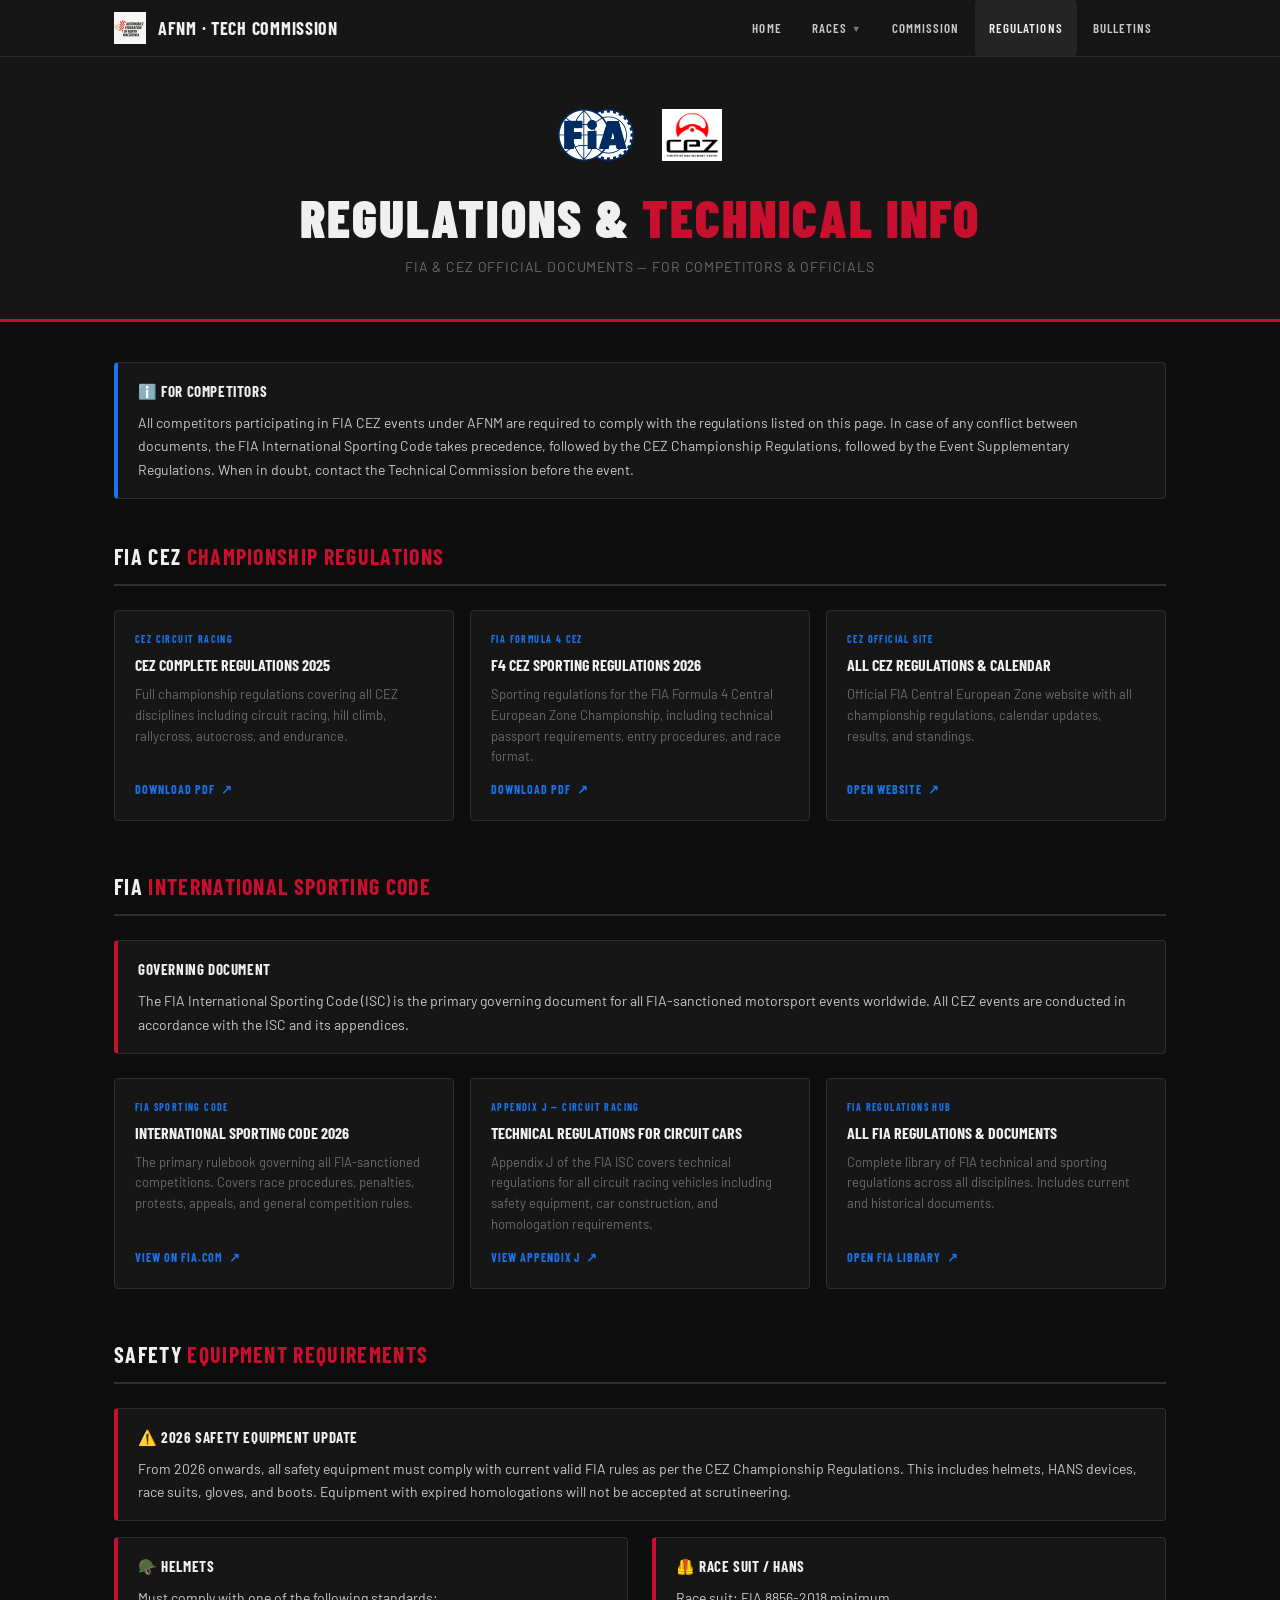
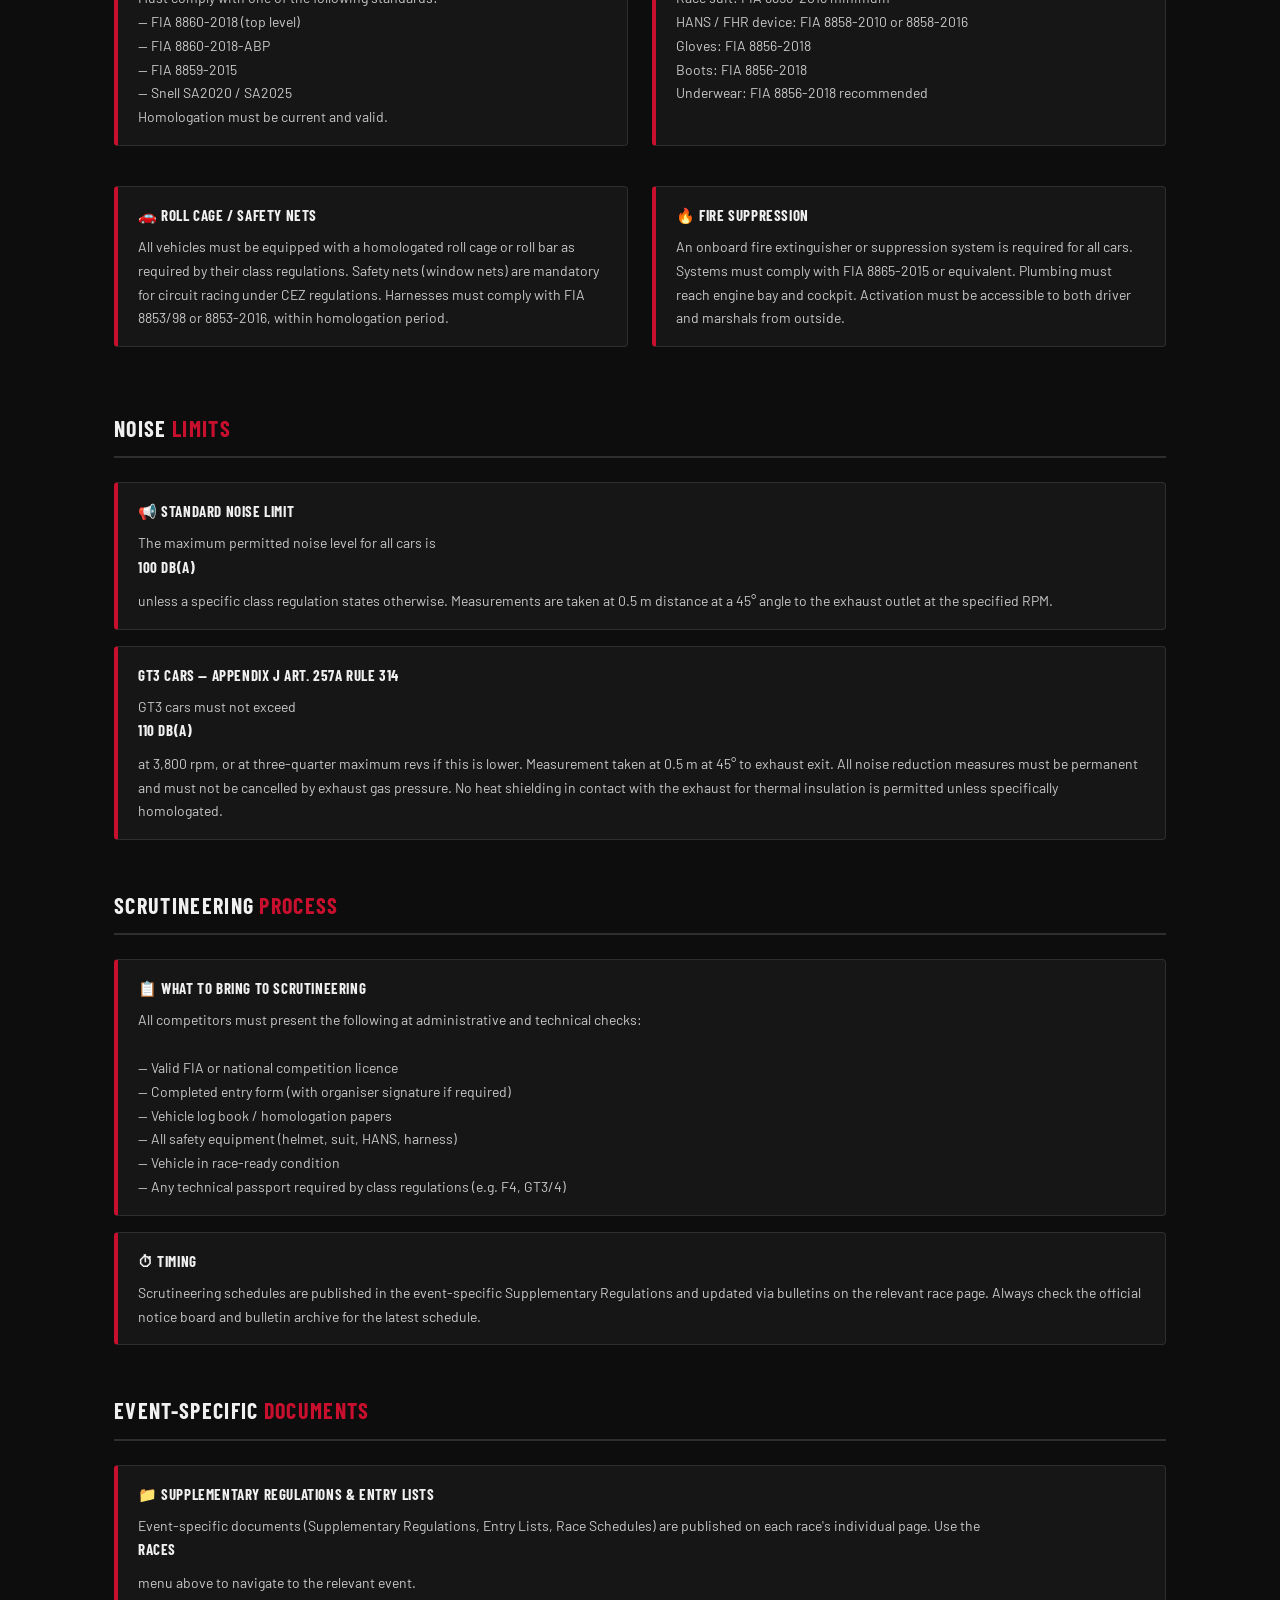
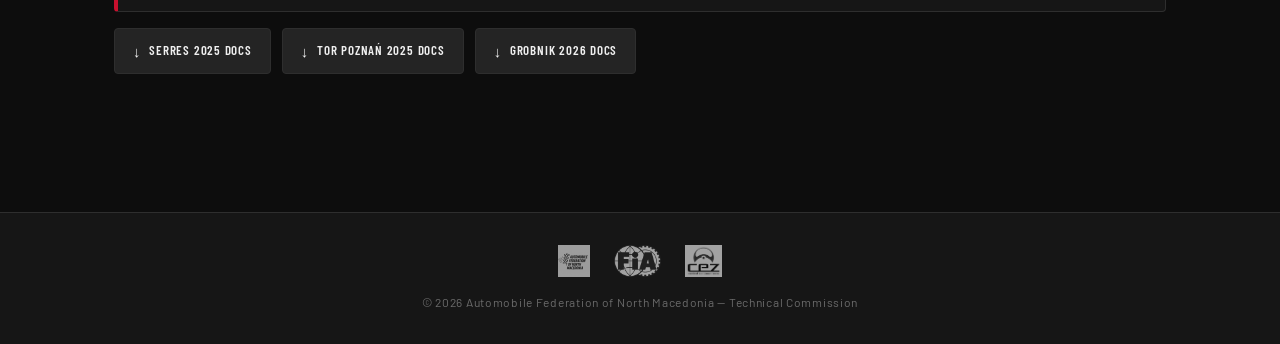
<file: regulations.html>
<!DOCTYPE html>
<html lang="en">
<head>
  <meta charset="UTF-8" />
  <meta name="viewport" content="width=device-width, initial-scale=1.0" />
  <title>Regulations | AFNM Technical Commission</title>
  <link rel="stylesheet" href="style.css" />
</head>
<body>

<nav class="site-nav">
  <div class="nav-inner">
    <a class="nav-brand" href="index.html">
      <img src="ea48b0a3-b8c0-467f-838e-23affb25fd13.png" alt="AFNM" />
      AFNM · Tech Commission
    </a>
    <div class="nav-links">
      <a href="index.html">Home</a>
      <div class="nav-dropdown">
        <button class="nav-dropbtn">Races <span class="arrow">▼</span></button>
        <div class="nav-dropdown-content">
          <div class="drop-label">2026 Season</div>
          <a href="grobnik.html">🇭🇷 Grobnik, Croatia</a>
          <div class="drop-divider"></div>
          <div class="drop-label">2025 Season</div>
          <a href="serres.html">🇬🇷 Serres, Greece</a>
          <a href="torpoznan.html">🇵🇱 Tor Poznań, Poland</a>
          <a href="most.html">🇨🇿 Autodrom Most, Czech Republic</a>
        </div>
      </div>
      <a href="commission.html">Commission</a>
      <a href="regulations.html" class="active">Regulations</a>
      <a href="bulletins.html">Bulletins</a>
    </div>
  </div>
</nav>

<header class="page-header">
  <div class="logos">
    <img src="fia_wordmakr.png" alt="FIA Logo" />
    <img src="Central_European_Zone_logo.jpg" alt="CEZ Logo" />
  </div>
  <h1>Regulations &amp; <span>Technical Info</span></h1>
  <p>FIA &amp; CEZ Official Documents — For Competitors &amp; Officials</p>
</header>

<main class="page-main">

  <!-- Important notice -->
  <div class="notice blue" style="margin-bottom: 40px;">
    <strong>ℹ️ For Competitors</strong>
    <p>All competitors participating in FIA CEZ events under AFNM are required to comply with the regulations listed on this page. In case of any conflict between documents, the FIA International Sporting Code takes precedence, followed by the CEZ Championship Regulations, followed by the Event Supplementary Regulations. When in doubt, contact the Technical Commission before the event.</p>
  </div>

  <!-- CEZ Regulations -->
  <section>
    <h2 class="section-title">FIA CEZ <span class="accent">Championship Regulations</span></h2>
    <div class="reg-grid">

      <div class="reg-card">
        <div class="reg-category">CEZ Circuit Racing</div>
        <div class="reg-title">CEZ Complete Regulations 2025</div>
        <div class="reg-desc">Full championship regulations covering all CEZ disciplines including circuit racing, hill climb, rallycross, autocross, and endurance.</div>
        <a class="reg-link" href="https://www.cez-motorsport.com/files/2025/regulations/cez_regulation_25_complet.pdf" target="_blank">Download PDF</a>
      </div>

      <div class="reg-card">
        <div class="reg-category">FIA Formula 4 CEZ</div>
        <div class="reg-title">F4 CEZ Sporting Regulations 2026</div>
        <div class="reg-desc">Sporting regulations for the FIA Formula 4 Central European Zone Championship, including technical passport requirements, entry procedures, and race format.</div>
        <a class="reg-link" href="https://www.f4-cez.com/wp-content/uploads/2026/02/2026-FIA-FORMULA-4-CHAMPIONSHIP_SPORTING-REGULATIONS_FINAL_2xQ_draft.pdf" target="_blank">Download PDF</a>
      </div>

      <div class="reg-card">
        <div class="reg-category">CEZ Official Site</div>
        <div class="reg-title">All CEZ Regulations &amp; Calendar</div>
        <div class="reg-desc">Official FIA Central European Zone website with all championship regulations, calendar updates, results, and standings.</div>
        <a class="reg-link" href="https://www.cez-motorsport.com/regulations/" target="_blank">Open Website</a>
      </div>

    </div>
  </section>

  <!-- FIA Sporting Code -->
  <section>
    <h2 class="section-title">FIA <span class="accent">International Sporting Code</span></h2>
    <div class="notice">
      <strong>Governing Document</strong>
      <p>The FIA International Sporting Code (ISC) is the primary governing document for all FIA-sanctioned motorsport events worldwide. All CEZ events are conducted in accordance with the ISC and its appendices.</p>
    </div>
    <div class="reg-grid">

      <div class="reg-card">
        <div class="reg-category">FIA Sporting Code</div>
        <div class="reg-title">International Sporting Code 2026</div>
        <div class="reg-desc">The primary rulebook governing all FIA-sanctioned competitions. Covers race procedures, penalties, protests, appeals, and general competition rules.</div>
        <a class="reg-link" href="https://www.fia.com/regulation/category/110" target="_blank">View on FIA.com</a>
      </div>

      <div class="reg-card">
        <div class="reg-category">Appendix J — Circuit Racing</div>
        <div class="reg-title">Technical Regulations for Circuit Cars</div>
        <div class="reg-desc">Appendix J of the FIA ISC covers technical regulations for all circuit racing vehicles including safety equipment, car construction, and homologation requirements.</div>
        <a class="reg-link" href="https://www.fia.com/regulation/category/100" target="_blank">View Appendix J</a>
      </div>

      <div class="reg-card">
        <div class="reg-category">FIA Regulations Hub</div>
        <div class="reg-title">All FIA Regulations &amp; Documents</div>
        <div class="reg-desc">Complete library of FIA technical and sporting regulations across all disciplines. Includes current and historical documents.</div>
        <a class="reg-link" href="https://www.fia.com/regulation/category/110" target="_blank">Open FIA Library</a>
      </div>

    </div>
  </section>

  <!-- Safety equipment -->
  <section>
    <h2 class="section-title">Safety <span class="accent">Equipment Requirements</span></h2>
    <div class="notice">
      <strong>⚠️ 2026 Safety Equipment Update</strong>
      <p>From 2026 onwards, all safety equipment must comply with current valid FIA rules as per the CEZ Championship Regulations. This includes helmets, HANS devices, race suits, gloves, and boots. Equipment with expired homologations will not be accepted at scrutineering.</p>
    </div>
    <div class="two-col">
      <div class="notice">
        <strong>🪖 Helmets</strong>
        <p>
          Must comply with one of the following standards:<br/>
          — FIA 8860-2018 (top level)<br/>
          — FIA 8860-2018-ABP<br/>
          — FIA 8859-2015<br/>
          — Snell SA2020 / SA2025<br/>
          Homologation must be current and valid.
        </p>
      </div>
      <div class="notice">
        <strong>🦺 Race Suit / HANS</strong>
        <p>
          Race suit: FIA 8856-2018 minimum<br/>
          HANS / FHR device: FIA 8858-2010 or 8858-2016<br/>
          Gloves: FIA 8856-2018<br/>
          Boots: FIA 8856-2018<br/>
          Underwear: FIA 8856-2018 recommended
        </p>
      </div>
      <div class="notice">
        <strong>🚗 Roll Cage / Safety Nets</strong>
        <p>
          All vehicles must be equipped with a homologated roll cage or roll bar as required by their class regulations. Safety nets (window nets) are mandatory for circuit racing under CEZ regulations. Harnesses must comply with FIA 8853/98 or 8853-2016, within homologation period.
        </p>
      </div>
      <div class="notice">
        <strong>🔥 Fire Suppression</strong>
        <p>
          An onboard fire extinguisher or suppression system is required for all cars. Systems must comply with FIA 8865-2015 or equivalent. Plumbing must reach engine bay and cockpit. Activation must be accessible to both driver and marshals from outside.
        </p>
      </div>
    </div>
  </section>

  <!-- Noise limits -->
  <section>
    <h2 class="section-title">Noise <span class="accent">Limits</span></h2>
    <div class="notice">
      <strong>📢 Standard Noise Limit</strong>
      <p>The maximum permitted noise level for all cars is <strong>100 dB(A)</strong> unless a specific class regulation states otherwise. Measurements are taken at 0.5 m distance at a 45° angle to the exhaust outlet at the specified RPM.</p>
    </div>
    <div class="notice">
      <strong>GT3 Cars — Appendix J Art. 257A Rule 314</strong>
      <p>GT3 cars must not exceed <strong>110 dB(A)</strong> at 3,800 rpm, or at three-quarter maximum revs if this is lower. Measurement taken at 0.5 m at 45° to exhaust exit. All noise reduction measures must be permanent and must not be cancelled by exhaust gas pressure. No heat shielding in contact with the exhaust for thermal insulation is permitted unless specifically homologated.</p>
    </div>
  </section>

  <!-- Scrutineering info -->
  <section>
    <h2 class="section-title">Scrutineering <span class="accent">Process</span></h2>
    <div class="notice">
      <strong>📋 What to Bring to Scrutineering</strong>
      <p>
        All competitors must present the following at administrative and technical checks:<br/><br/>
        — Valid FIA or national competition licence<br/>
        — Completed entry form (with organiser signature if required)<br/>
        — Vehicle log book / homologation papers<br/>
        — All safety equipment (helmet, suit, HANS, harness)<br/>
        — Vehicle in race-ready condition<br/>
        — Any technical passport required by class regulations (e.g. F4, GT3/4)
      </p>
    </div>
    <div class="notice">
      <strong>⏱ Timing</strong>
      <p>Scrutineering schedules are published in the event-specific Supplementary Regulations and updated via bulletins on the relevant race page. Always check the official notice board and bulletin archive for the latest schedule.</p>
    </div>
  </section>

  <!-- Event-specific documents -->
  <section>
    <h2 class="section-title">Event-Specific <span class="accent">Documents</span></h2>
    <div class="notice">
      <strong>📁 Supplementary Regulations &amp; Entry Lists</strong>
      <p>Event-specific documents (Supplementary Regulations, Entry Lists, Race Schedules) are published on each race's individual page. Use the <strong>Races</strong> menu above to navigate to the relevant event.</p>
    </div>
    <a class="download-link" href="serres.html">Serres 2025 Docs</a>
    <a class="download-link" href="torpoznan.html">Tor Poznań 2025 Docs</a>
    <a class="download-link" href="grobnik.html">Grobnik 2026 Docs</a>
  </section>

</main>

<footer class="site-footer">
  <div class="footer-logos">
    <img src="ea48b0a3-b8c0-467f-838e-23affb25fd13.png" alt="AFNM" />
    <img src="fia_wordmakr.png" alt="FIA" />
    <img src="Central_European_Zone_logo.jpg" alt="CEZ" />
  </div>
  <p class="footer-copy">&copy; 2026 Automobile Federation of North Macedonia — Technical Commission</p>
</footer>

</body>
</html>
</file>
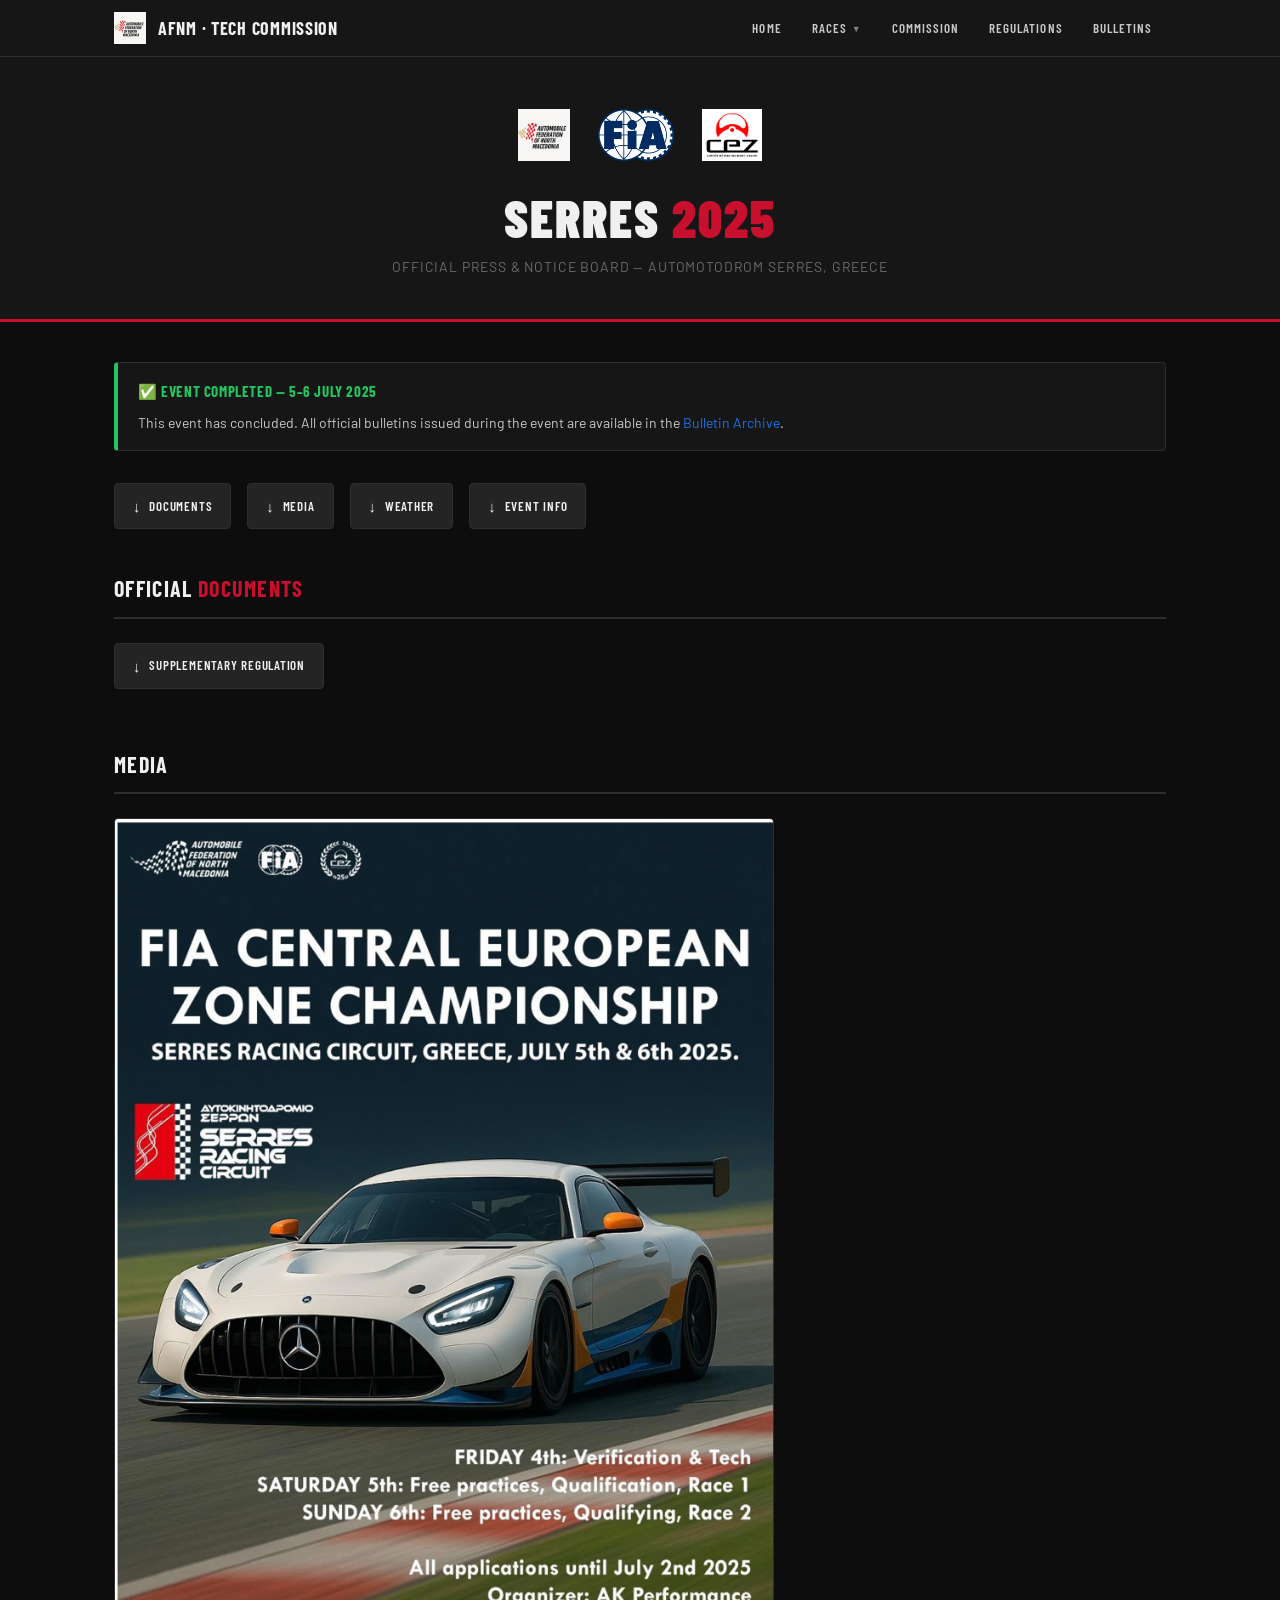
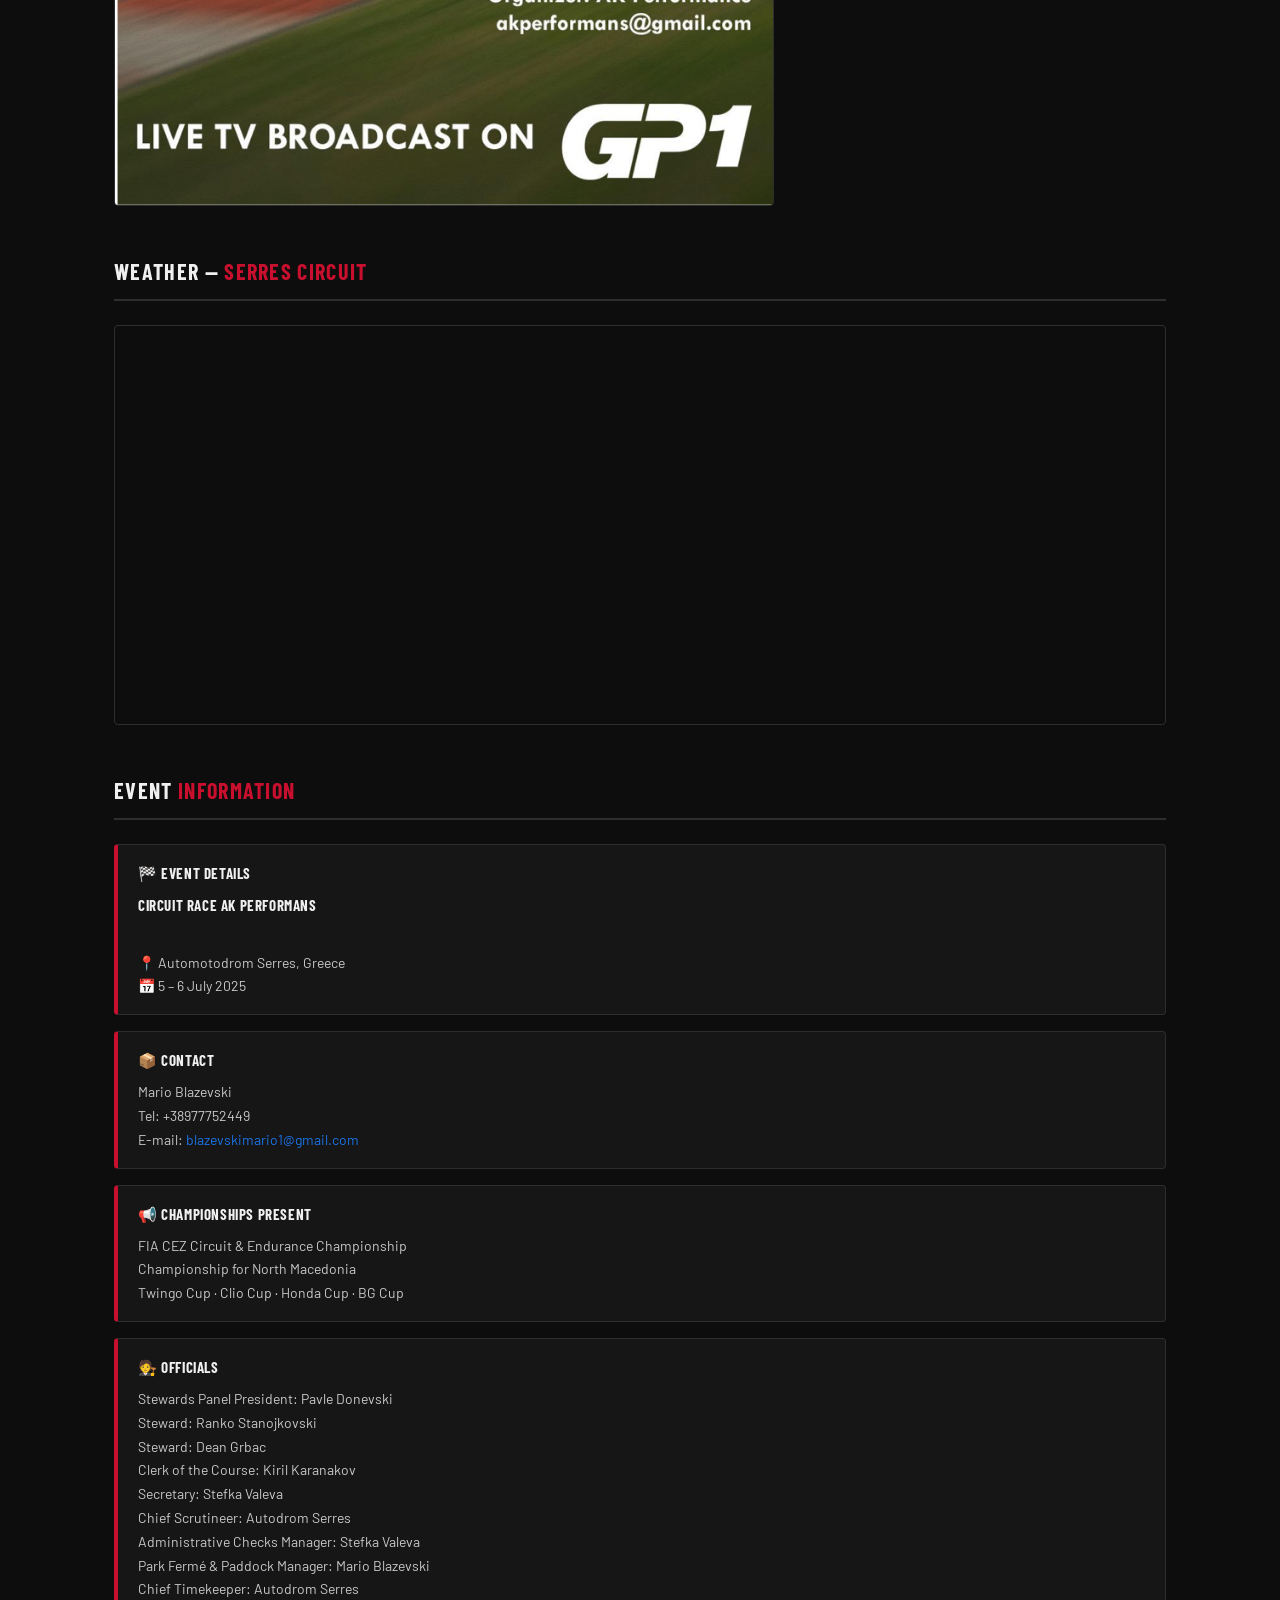
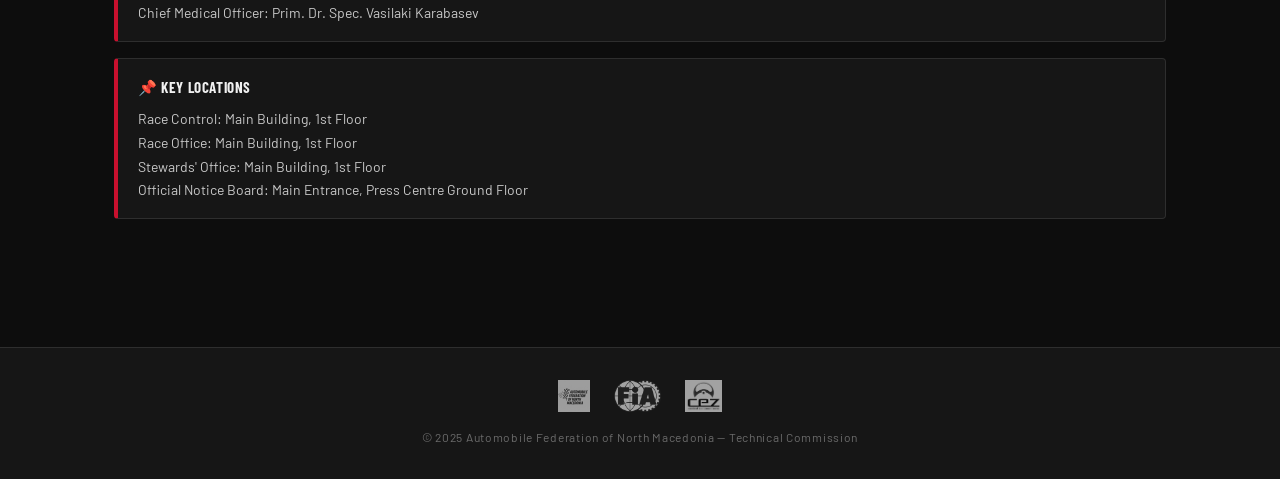
<file: serres.html>
<!DOCTYPE html>
<html lang="en">
<head>
  <meta charset="UTF-8" />
  <meta name="viewport" content="width=device-width, initial-scale=1.0" />
  <title>Serres 2025 — Official Notice Board | AFNM</title>
  <link rel="stylesheet" href="style.css" />
</head>
<body>

<nav class="site-nav">
  <div class="nav-inner">
    <a class="nav-brand" href="index.html">
      <img src="ea48b0a3-b8c0-467f-838e-23affb25fd13.png" alt="AFNM" />
      AFNM · Tech Commission
    </a>
    <div class="nav-links">
      <a href="index.html">Home</a>
      <div class="nav-dropdown">
        <button class="nav-dropbtn">Races <span class="arrow">▼</span></button>
        <div class="nav-dropdown-content">
          <div class="drop-label">2026 Season</div>
          <a href="grobnik.html">🇭🇷 Grobnik, Croatia</a>
          <div class="drop-divider"></div>
          <div class="drop-label">2025 Season</div>
          <a href="serres.html">🇬🇷 Serres, Greece</a>
          <a href="torpoznan.html">🇵🇱 Tor Poznań, Poland</a>
        </div>
      </div>
      <a href="commission.html">Commission</a>
      <a href="regulations.html">Regulations</a>
      <a href="bulletins.html">Bulletins</a>
    </div>
  </div>
</nav>

<header class="page-header">
  <div class="logos">
    <img src="ea48b0a3-b8c0-467f-838e-23affb25fd13.png" alt="AFNM Logo" />
    <img src="fia_wordmakr.png" alt="FIA Logo" />
    <img src="Central_European_Zone_logo.jpg" alt="CEZ Logo" />
  </div>
  <h1>Serres <span>2025</span></h1>
  <p>Official Press &amp; Notice Board — Automotodrom Serres, Greece</p>
</header>

<main class="page-main">

  <div class="notice green" style="margin-bottom: 32px;">
    <strong>✅ Event Completed — 5–6 July 2025</strong>
    <p>This event has concluded. All official bulletins issued during the event are available in the <a href="bulletins.html">Bulletin Archive</a>.</p>
  </div>

  <nav style="margin-bottom: 32px; display: flex; gap: 8px; flex-wrap: wrap;">
    <a class="download-link" href="#documents" style="background:var(--mid);">Documents</a>
    <a class="download-link" href="#media" style="background:var(--mid);">Media</a>
    <a class="download-link" href="#weather" style="background:var(--mid);">Weather</a>
    <a class="download-link" href="#info" style="background:var(--mid);">Event Info</a>
  </nav>

  <section id="documents">
    <h2 class="section-title">Official <span class="accent">Documents</span></h2>
    <a class="download-link" href="https://afm.com.mk/wp-content/uploads/2025/06/Supplementary-Regulation-SERRES-2025.docx.pdf" target="_blank">Supplementary Regulation</a>
  </section>

  <section id="media">
    <h2 class="section-title">Media</h2>
    <img src="poster.png" alt="FIA CEZ Serres 2025 Poster" style="width:100%; max-width:660px; border-radius:4px; border:1px solid var(--border);" />
  </section>

  <section id="weather">
    <h2 class="section-title">Weather — <span class="accent">Serres Circuit</span></h2>
    <div class="weather-embed">
      <iframe src="https://embed.windy.com/embed2.html?lat=41.078&lon=23.550&detailLat=41.078&detailLon=23.550&width=650&height=450&zoom=10&level=surface&overlay=wind&menu=&message=true&marker=true&calendar=12&pressure=true&type=map&location=coordinates&detail=&metricWind=default&metricTemp=default&radarRange=-1"></iframe>
    </div>
  </section>

  <section id="info">
    <h2 class="section-title">Event <span class="accent">Information</span></h2>
    <div class="notice">
      <strong>🏁 Event Details</strong>
      <p><strong>Circuit Race AK Performans</strong><br/>
      📍 Automotodrom Serres, Greece<br/>
      📅 5 – 6 July 2025</p>
    </div>
    <div class="notice">
      <strong>📦 Contact</strong>
      <p>Mario Blazevski<br/>Tel: +38977752449<br/>E-mail: <a href="mailto:blazevskimario1@gmail.com">blazevskimario1@gmail.com</a></p>
    </div>
    <div class="notice">
      <strong>📢 Championships Present</strong>
      <p>FIA CEZ Circuit &amp; Endurance Championship<br/>Championship for North Macedonia<br/>Twingo Cup · Clio Cup · Honda Cup · BG Cup</p>
    </div>
    <div class="notice">
      <strong>🧑‍⚖️ Officials</strong>
      <p>
        Stewards Panel President: Pavle Donevski<br/>
        Steward: Ranko Stanojkovski<br/>
        Steward: Dean Grbac<br/>
        Clerk of the Course: Kiril Karanakov<br/>
        Secretary: Stefka Valeva<br/>
        Chief Scrutineer: Autodrom Serres<br/>
        Administrative Checks Manager: Stefka Valeva<br/>
        Park Fermé &amp; Paddock Manager: Mario Blazevski<br/>
        Chief Timekeeper: Autodrom Serres<br/>
        Chief Medical Officer: Prim. Dr. Spec. Vasilaki Karabasev
      </p>
    </div>
    <div class="notice">
      <strong>📌 Key Locations</strong>
      <p>Race Control: Main Building, 1st Floor<br/>Race Office: Main Building, 1st Floor<br/>Stewards' Office: Main Building, 1st Floor<br/>Official Notice Board: Main Entrance, Press Centre Ground Floor</p>
    </div>
  </section>

</main>

<footer class="site-footer">
  <div class="footer-logos">
    <img src="ea48b0a3-b8c0-467f-838e-23affb25fd13.png" alt="AFNM" />
    <img src="fia_wordmakr.png" alt="FIA" />
    <img src="Central_European_Zone_logo.jpg" alt="CEZ" />
  </div>
  <p class="footer-copy">&copy; 2025 Automobile Federation of North Macedonia — Technical Commission</p>
</footer>

</body>
</html>
</file>
<file: style.css>
/* ============================================================
   AFNM Technical Commission — Shared Stylesheet v2
   ============================================================ */

@import url('https://fonts.googleapis.com/css2?family=Barlow+Condensed:wght@400;600;700;900&family=Barlow:wght@300;400;500;600&display=swap');

/* ── Variables ─────────────────────────────────────────── */
:root {
  --black:   #0d0d0d;
  --dark:    #161616;
  --mid:     #242424;
  --border:  #2e2e2e;
  --muted:   #6b6b6b;
  --light:   #c8c8c8;
  --white:   #f0f0f0;
  --accent:  #c8102e;
  --accent2: #1a73e8;
  --green:   #22c55e;
  --font-head: 'Barlow Condensed', sans-serif;
  --font-body: 'Barlow', sans-serif;
  --radius: 4px;
  --max: 1100px;
}

*, *::before, *::after { box-sizing: border-box; margin: 0; padding: 0; }
html { scroll-behavior: smooth; }
body { font-family: var(--font-body); background: var(--black); color: var(--white); font-size: 15px; line-height: 1.6; }
a { color: inherit; text-decoration: none; }
img { display: block; max-width: 100%; }

/* ── Top bar ───────────────────────────────────────────── */
.topbar {
  background: var(--accent);
  color: #fff;
  font-family: var(--font-head);
  font-size: 12px;
  font-weight: 600;
  letter-spacing: .12em;
  text-transform: uppercase;
  padding: 6px 24px;
  text-align: center;
}
.topbar a { color: #fff; text-decoration: underline; }

/* ── Nav ───────────────────────────────────────────────── */
nav.site-nav {
  background: var(--dark);
  border-bottom: 1px solid var(--border);
  position: sticky;
  top: 0;
  z-index: 200;
}
.nav-inner {
  max-width: var(--max);
  margin: 0 auto;
  display: flex;
  align-items: center;
  justify-content: space-between;
  padding: 0 24px;
  height: 56px;
}
.nav-brand {
  display: flex;
  align-items: center;
  gap: 12px;
  font-family: var(--font-head);
  font-size: 18px;
  font-weight: 700;
  letter-spacing: .04em;
  text-transform: uppercase;
  color: var(--white);
  flex-shrink: 0;
}
.nav-brand img { height: 32px; width: auto; }
.nav-links {
  display: flex;
  gap: 2px;
  align-items: center;
}

/* Regular nav links */
.nav-links > a, .nav-links > .nav-dropdown > .nav-dropbtn {
  font-family: var(--font-head);
  font-size: 13px;
  font-weight: 600;
  letter-spacing: .08em;
  text-transform: uppercase;
  color: var(--light);
  padding: 6px 14px;
  border-radius: var(--radius);
  transition: background .15s, color .15s;
  cursor: pointer;
  background: none;
  border: none;
  display: flex;
  align-items: center;
  gap: 5px;
  height: 56px;
}
.nav-links > a:hover,
.nav-links > a.active,
.nav-links > .nav-dropdown:hover > .nav-dropbtn {
  background: var(--mid);
  color: var(--white);
}

/* Dropdown */
.nav-dropdown { position: relative; }
.nav-dropbtn .arrow {
  font-size: 9px;
  opacity: .6;
  transition: transform .2s;
}
.nav-dropdown:hover .arrow { transform: rotate(180deg); }

.nav-dropdown-content {
  display: none;
  position: absolute;
  top: 100%;
  left: 0;
  background: var(--dark);
  border: 1px solid var(--border);
  border-top: 2px solid var(--accent);
  border-radius: 0 0 var(--radius) var(--radius);
  min-width: 200px;
  z-index: 300;
  padding: 6px 0;
}
.nav-dropdown:hover .nav-dropdown-content { display: block; }
.nav-dropdown-content a {
  display: block;
  padding: 9px 18px;
  font-family: var(--font-head);
  font-size: 13px;
  font-weight: 600;
  letter-spacing: .06em;
  text-transform: uppercase;
  color: var(--light);
  transition: background .12s, color .12s;
}
.nav-dropdown-content a:hover { background: var(--mid); color: var(--white); }
.nav-dropdown-content .drop-divider {
  height: 1px;
  background: var(--border);
  margin: 5px 0;
}
.nav-dropdown-content .drop-label {
  padding: 6px 18px 3px;
  font-family: var(--font-head);
  font-size: 10px;
  font-weight: 700;
  letter-spacing: .14em;
  text-transform: uppercase;
  color: var(--muted);
}

/* ── Page header ───────────────────────────────────────── */
.page-header {
  background: var(--dark);
  border-bottom: 3px solid var(--accent);
  padding: 52px 24px 40px;
  text-align: center;
}
.page-header .logos {
  display: flex;
  justify-content: center;
  align-items: center;
  gap: 28px;
  margin-bottom: 28px;
}
.page-header .logos img { height: 52px; width: auto; }
.page-header h1 {
  font-family: var(--font-head);
  font-size: clamp(28px, 5vw, 52px);
  font-weight: 900;
  letter-spacing: .04em;
  text-transform: uppercase;
  line-height: 1.1;
  color: var(--white);
}
.page-header h1 span { color: var(--accent); }
.page-header p { margin-top: 10px; color: var(--muted); font-size: 14px; letter-spacing: .06em; text-transform: uppercase; }

/* ── Layout ────────────────────────────────────────────── */
main.page-main { max-width: var(--max); margin: 0 auto; padding: 40px 24px 80px; }

/* ── Section titles ────────────────────────────────────── */
.section-title {
  font-family: var(--font-head);
  font-size: 22px;
  font-weight: 700;
  letter-spacing: .06em;
  text-transform: uppercase;
  color: var(--white);
  padding-bottom: 10px;
  border-bottom: 2px solid var(--border);
  margin-bottom: 24px;
}
.section-title .accent { color: var(--accent); }
section { margin-bottom: 48px; }

/* ── Notice cards ──────────────────────────────────────── */
.notice {
  background: var(--dark);
  border: 1px solid var(--border);
  border-left: 4px solid var(--accent);
  border-radius: var(--radius);
  padding: 16px 20px;
  margin-bottom: 16px;
}
.notice strong { display: block; font-family: var(--font-head); font-size: 15px; font-weight: 700; letter-spacing: .04em; text-transform: uppercase; color: var(--white); margin-bottom: 8px; }
.notice p, .notice li { color: var(--light); font-size: 14px; line-height: 1.7; }
.notice a { color: var(--accent2); }
.notice a:hover { text-decoration: underline; }
.notice.blue { border-left-color: var(--accent2); }
.notice.green { border-left-color: var(--green); }
.notice.green strong { color: var(--green); }

/* ── Bulletin ──────────────────────────────────────────── */
.bulletin {
  background: var(--dark);
  border: 1px solid var(--border);
  border-left: 4px solid var(--accent2);
  border-radius: var(--radius);
  padding: 14px 20px;
  margin-bottom: 12px;
}
.bulletin .bull-meta { font-family: var(--font-head); font-size: 12px; font-weight: 600; letter-spacing: .08em; text-transform: uppercase; color: var(--accent2); margin-bottom: 4px; }
.bulletin .bull-title { font-family: var(--font-head); font-size: 16px; font-weight: 700; color: var(--white); margin-bottom: 6px; }
.bulletin .bull-body { color: var(--light); font-size: 14px; }

/* ── Download buttons ──────────────────────────────────── */
.download-link {
  display: inline-flex;
  align-items: center;
  gap: 8px;
  background: var(--mid);
  border: 1px solid var(--border);
  color: var(--white);
  font-family: var(--font-head);
  font-size: 13px;
  font-weight: 600;
  letter-spacing: .06em;
  text-transform: uppercase;
  padding: 10px 18px;
  border-radius: var(--radius);
  margin: 0 8px 10px 0;
  transition: background .15s, border-color .15s;
}
.download-link::before { content: '↓'; font-size: 15px; }
.download-link:hover { background: var(--accent); border-color: var(--accent); }
.download-link.external::before { content: '↗'; }

/* ── Race cards ────────────────────────────────────────── */
.races-grid {
  display: grid;
  grid-template-columns: repeat(auto-fill, minmax(300px, 1fr));
  gap: 16px;
  margin-top: 24px;
}
.race-card {
  background: var(--dark);
  border: 1px solid var(--border);
  border-radius: var(--radius);
  overflow: hidden;
  transition: border-color .2s, transform .2s;
  display: flex;
  flex-direction: column;
}
.race-card:hover { border-color: var(--accent); transform: translateY(-3px); }
.race-card .card-band { background: var(--accent); height: 4px; }
.race-card .card-band.blue { background: var(--accent2); }
.race-card .card-body { padding: 20px; flex: 1; }
.race-card .card-round { font-family: var(--font-head); font-size: 11px; font-weight: 700; letter-spacing: .14em; text-transform: uppercase; color: var(--accent); margin-bottom: 6px; }
.race-card .card-round.blue { color: var(--accent2); }
.race-card h3 { font-family: var(--font-head); font-size: 22px; font-weight: 900; text-transform: uppercase; letter-spacing: .04em; color: var(--white); line-height: 1.2; margin-bottom: 4px; }
.race-card .card-country { font-size: 13px; color: var(--muted); margin-bottom: 14px; }
.race-card .card-date { font-family: var(--font-head); font-size: 14px; font-weight: 600; color: var(--light); letter-spacing: .04em; }
.card-status { display: inline-block; font-family: var(--font-head); font-size: 11px; font-weight: 700; letter-spacing: .1em; text-transform: uppercase; padding: 3px 9px; border-radius: 2px; margin-top: 12px; }
.card-status.upcoming { background: rgba(200,16,46,.15); color: var(--accent); border: 1px solid rgba(200,16,46,.3); }
.card-status.completed { background: rgba(34,197,94,.1); color: var(--green); border: 1px solid rgba(34,197,94,.2); }
.race-card .card-footer { border-top: 1px solid var(--border); padding: 12px 20px; }
.race-card .card-footer a { font-family: var(--font-head); font-size: 12px; font-weight: 700; letter-spacing: .1em; text-transform: uppercase; color: var(--accent); transition: color .15s; }
.race-card .card-footer a:hover { color: var(--white); }

/* ── Member cards ──────────────────────────────────────── */
.members-grid {
  display: grid;
  grid-template-columns: repeat(auto-fill, minmax(240px, 1fr));
  gap: 20px;
  margin-top: 24px;
}
.member-card {
  background: var(--dark);
  border: 1px solid var(--border);
  border-radius: var(--radius);
  overflow: hidden;
  transition: border-color .2s, transform .2s;
  text-align: center;
}
.member-card:hover { border-color: var(--accent); transform: translateY(-3px); }
.member-photo {
  width: 100%;
  height: 200px;
  object-fit: cover;
  object-position: top center;
  display: block;
  background: var(--mid);
}
.member-photo-placeholder {
  width: 100%;
  height: 200px;
  background: var(--mid);
  display: flex;
  align-items: center;
  justify-content: center;
  font-size: 48px;
  color: var(--border);
}
.member-info { padding: 16px; }
.member-name {
  font-family: var(--font-head);
  font-size: 18px;
  font-weight: 900;
  text-transform: uppercase;
  letter-spacing: .04em;
  color: var(--white);
  margin-bottom: 4px;
}
.member-role {
  font-family: var(--font-head);
  font-size: 12px;
  font-weight: 700;
  letter-spacing: .1em;
  text-transform: uppercase;
  color: var(--accent);
  margin-bottom: 8px;
}
.member-detail { font-size: 13px; color: var(--muted); line-height: 1.5; }
.member-badge {
  display: inline-block;
  background: rgba(200,16,46,.15);
  border: 1px solid rgba(200,16,46,.3);
  color: var(--accent);
  font-family: var(--font-head);
  font-size: 10px;
  font-weight: 700;
  letter-spacing: .1em;
  text-transform: uppercase;
  padding: 2px 8px;
  border-radius: 2px;
  margin-top: 8px;
}

/* ── Regulation cards ──────────────────────────────────── */
.reg-grid {
  display: grid;
  grid-template-columns: repeat(auto-fill, minmax(320px, 1fr));
  gap: 16px;
  margin-top: 24px;
}
.reg-card {
  background: var(--dark);
  border: 1px solid var(--border);
  border-radius: var(--radius);
  padding: 20px;
  transition: border-color .2s;
  display: flex;
  flex-direction: column;
  gap: 8px;
}
.reg-card:hover { border-color: var(--accent2); }
.reg-card .reg-category {
  font-family: var(--font-head);
  font-size: 10px;
  font-weight: 700;
  letter-spacing: .14em;
  text-transform: uppercase;
  color: var(--accent2);
}
.reg-card .reg-title {
  font-family: var(--font-head);
  font-size: 16px;
  font-weight: 700;
  text-transform: uppercase;
  color: var(--white);
  line-height: 1.3;
}
.reg-card .reg-desc { font-size: 13px; color: var(--muted); flex: 1; }
.reg-card .reg-link {
  display: inline-flex;
  align-items: center;
  gap: 6px;
  font-family: var(--font-head);
  font-size: 12px;
  font-weight: 700;
  letter-spacing: .08em;
  text-transform: uppercase;
  color: var(--accent2);
  margin-top: 4px;
  transition: color .15s;
}
.reg-card .reg-link:hover { color: var(--white); }
.reg-card .reg-link::after { content: '↗'; font-size: 13px; }

/* ── Hero ──────────────────────────────────────────────── */
.hero {
  background: var(--dark);
  border-bottom: 3px solid var(--accent);
  padding: 72px 24px 60px;
  text-align: center;
}
.hero .logos { display: flex; justify-content: center; align-items: center; gap: 32px; margin-bottom: 36px; }
.hero .logos img { height: 56px; width: auto; }
.hero h1 { font-family: var(--font-head); font-size: clamp(32px, 6vw, 64px); font-weight: 900; text-transform: uppercase; letter-spacing: .04em; line-height: 1.05; color: var(--white); }
.hero h1 span { color: var(--accent); }
.hero .subtitle { margin-top: 14px; font-size: 14px; letter-spacing: .1em; text-transform: uppercase; color: var(--muted); }
.hero .tagline { margin-top: 8px; font-size: 16px; color: var(--light); max-width: 560px; margin-left: auto; margin-right: auto; }

/* ── Stats bar ─────────────────────────────────────────── */
.stats-bar { background: var(--mid); border-bottom: 1px solid var(--border); padding: 20px 24px; }
.stats-inner { max-width: var(--max); margin: 0 auto; display: flex; justify-content: center; gap: 48px; flex-wrap: wrap; }
.stat { text-align: center; }
.stat .num { font-family: var(--font-head); font-size: 32px; font-weight: 900; color: var(--accent); line-height: 1; }
.stat .label { font-family: var(--font-head); font-size: 11px; font-weight: 600; letter-spacing: .12em; text-transform: uppercase; color: var(--muted); margin-top: 4px; }

/* ── Weather ───────────────────────────────────────────── */
.weather-embed { width: 100%; height: 400px; border: 1px solid var(--border); border-radius: var(--radius); overflow: hidden; }
.weather-embed iframe { width: 100%; height: 100%; border: none; }

/* ── Two-col layout ────────────────────────────────────── */
.two-col { display: grid; grid-template-columns: 1fr 1fr; gap: 24px; }
@media (max-width: 700px) { .two-col { grid-template-columns: 1fr; } }

/* ── Footer ────────────────────────────────────────────── */
footer.site-footer { background: var(--dark); border-top: 1px solid var(--border); padding: 32px 24px; text-align: center; }
.footer-logos { display: flex; justify-content: center; align-items: center; gap: 24px; margin-bottom: 16px; }
.footer-logos img { height: 32px; width: auto; opacity: .6; filter: grayscale(1); }
.footer-copy { font-size: 12px; color: var(--muted); letter-spacing: .06em; }

/* ── Responsive ────────────────────────────────────────── */
@media (max-width: 780px) {
  .nav-links { display: none; }
  .hero, .page-header { padding: 40px 16px 32px; }
  main.page-main { padding: 24px 16px 60px; }
  .stats-inner { gap: 24px; }
  .members-grid { grid-template-columns: repeat(auto-fill, minmax(180px, 1fr)); }
}
</file>
